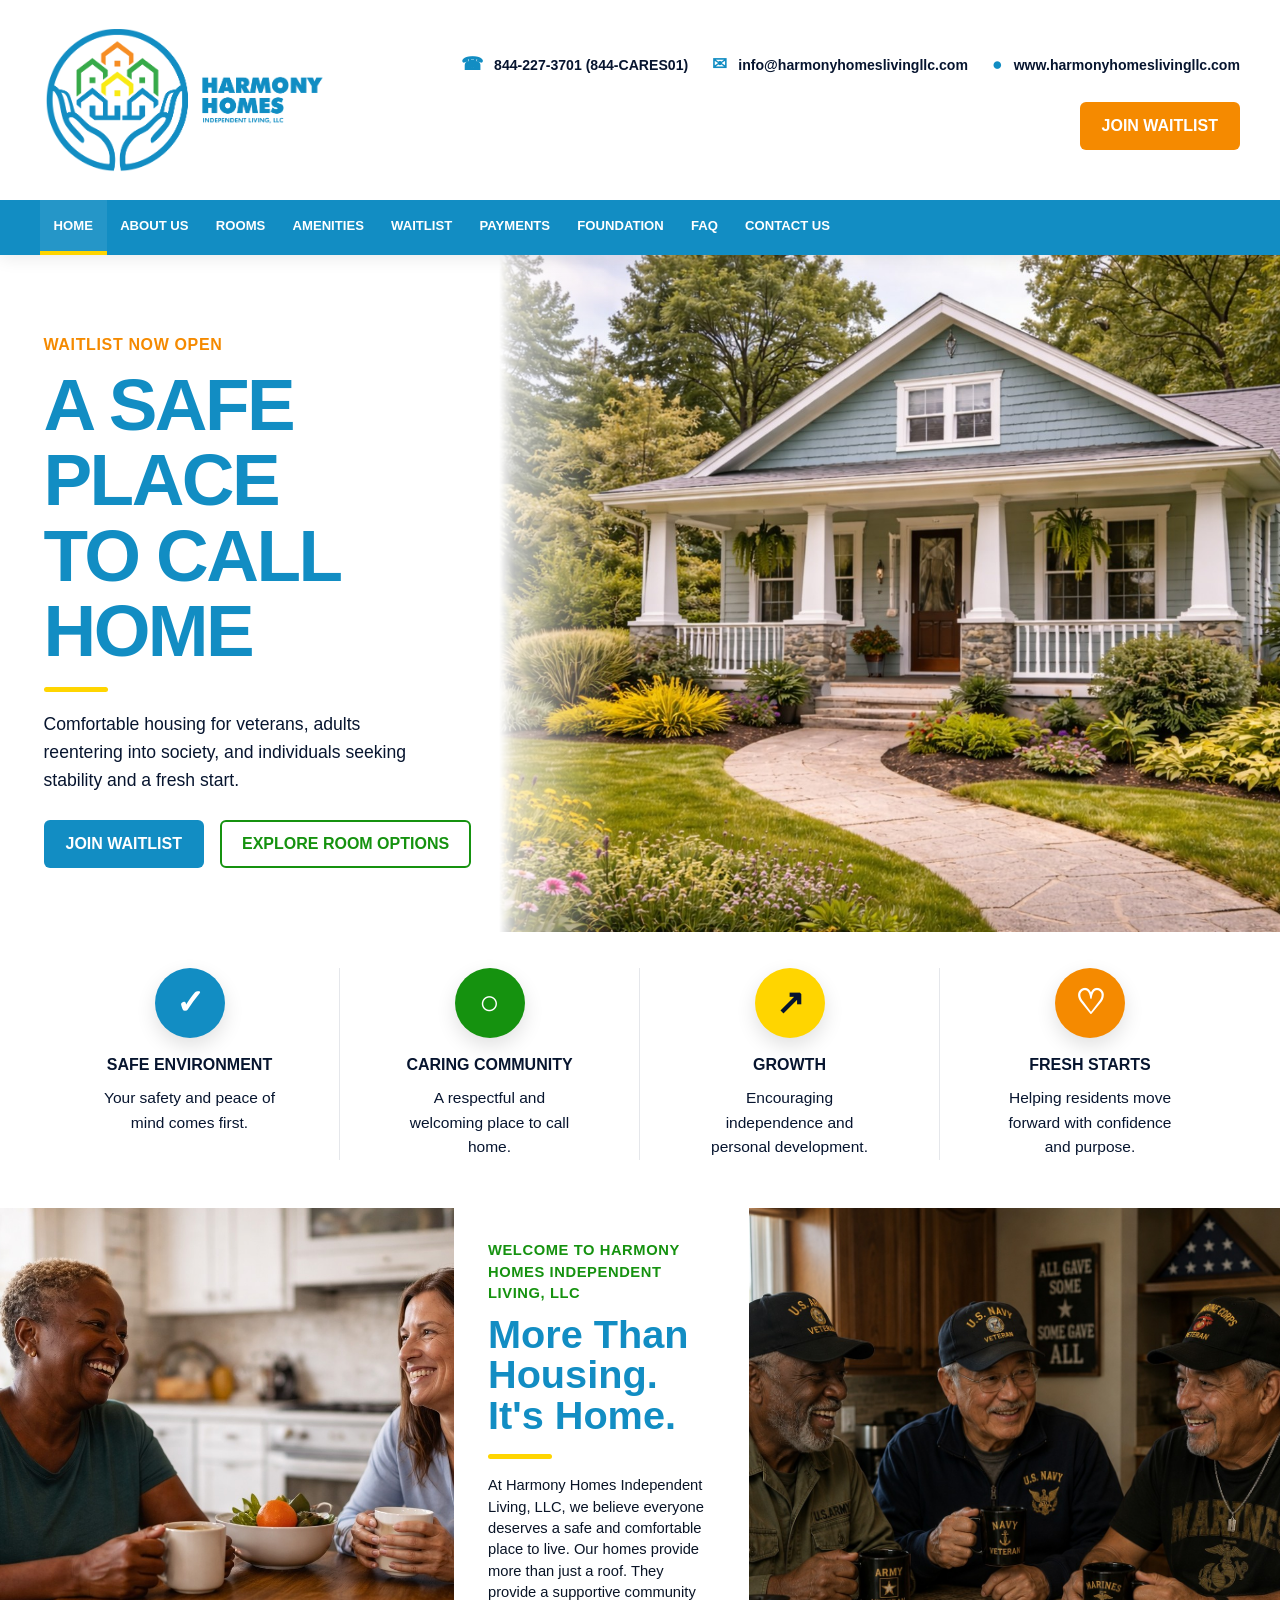
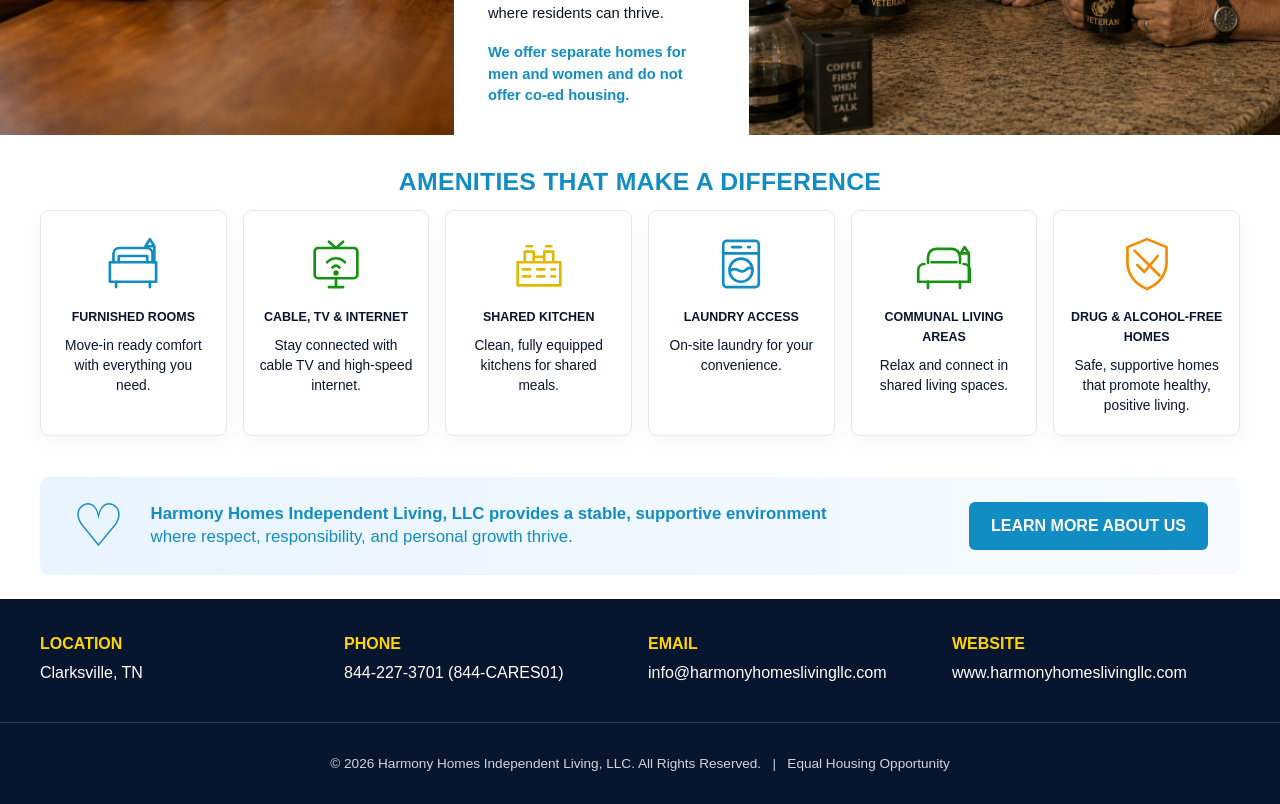
<file: harmony_homes_site/index.html>
<!DOCTYPE html>
<html lang="en">
<head>
  <meta charset="UTF-8" />
  <meta name="viewport" content="width=device-width, initial-scale=1.0" />
  <title>Home | Harmony Homes Independent Living, LLC</title>
  <meta name="description" content="Clean, safe, welcoming independent living housing in Clarksville, TN for veterans, SSI/SSDI recipients, reentry individuals, and adults seeking stable housing." />
  <link rel="stylesheet" href="styles.css" />
  <script defer src="script.js"></script>
</head>
<body>
  <a class="skip-link" href="#main">Skip to content</a>

  <header class="site-header">
    <div class="topbar container">
      <a class="logo-wrap" href="index.html" aria-label="Harmony Homes Independent Living, LLC home">
        <img src="assets/main-logo.png" alt="Harmony Homes Independent Living, LLC" class="logo" />
      </a>
      <div class="header-actions">
        <a href="tel:+18442273701" class="header-contact"><span aria-hidden="true">&#9742;</span> 844-227-3701 (844-CARES01)</a>
        <a href="mailto:info@harmonyhomeslivingllc.com" class="header-contact"><span aria-hidden="true">&#9993;</span> info@harmonyhomeslivingllc.com</a>
        <a href="https://www.harmonyhomeslivingllc.com" class="header-contact"><span aria-hidden="true">&#9679;</span> www.harmonyhomeslivingllc.com</a>
        <a href="apply.html" class="btn btn-orange">Join Waitlist</a>
      </div>
      <button class="menu-toggle" aria-label="Open menu">&#9776;</button>
    </div>
    <nav class="main-nav" aria-label="Main navigation">
      <div class="container nav-inner">
        <a class="active" href="index.html">Home</a>
        <a href="about.html">About Us</a>
        <a href="rooms.html">Rooms</a>
        <a href="amenities.html">Amenities</a>
        <a href="apply.html">Waitlist</a>
        <a href="pay-rent.html">Payments</a>
        <a href="foundation.html">Foundation</a>
        <a href="faq.html">FAQ</a>
        <a href="contact.html">Contact Us</a>
      </div>
    </nav>
  </header>

  <main id="main">
    <section class="hero">
      <div class="hero-copy">
        <p class="eyebrow">WAITLIST NOW OPEN</p>
        <h1>A Safe Place<br>to Call Home</h1>
        <p class="lead">Comfortable housing for veterans, adults reentering into society, and individuals seeking stability and a fresh start.</p>
        <div class="button-row">
          <a href="apply.html" class="btn btn-blue">Join Waitlist</a>
          <a href="rooms.html" class="btn btn-outline">Explore Room Options</a>
        </div>
      </div>
      <div class="hero-image" role="img" aria-label="Welcoming home exterior"></div>
    </section>

    <section class="values-strip container">
      <article><span class="icon blue">&#10003;</span><h3>Safe Environment</h3><p>Your safety and peace of mind comes first.</p></article>
      <article><span class="icon green">&#9675;</span><h3>Caring Community</h3><p>A respectful and welcoming place to call home.</p></article>
      <article><span class="icon yellow">&#8599;</span><h3>Growth</h3><p>Encouraging independence and personal development.</p></article>
      <article><span class="icon orange">&#9825;</span><h3>Fresh Starts</h3><p>Helping residents move forward with confidence and purpose.</p></article>
    </section>

    <section class="welcome-section">
      <img src="assets/women-coffee.jpg" alt="Residents enjoying a warm conversation at a kitchen table" />
      <div class="welcome-copy">
        <p class="eyebrow green-text">Welcome to Harmony Homes Independent Living, LLC</p>
        <h2>More Than Housing.<br>It's Home.</h2>
        <p>At Harmony Homes Independent Living, LLC, we believe everyone deserves a safe and comfortable place to live. Our homes provide more than just a roof. They provide a supportive community where residents can thrive.</p>
        <div class="mini-callout">
          <p><strong>We offer separate homes for men and women and do not offer co-ed housing.</strong></p>
        </div>
      </div>
      <img src="assets/veterans-coffee.jpg" alt="Veterans enjoying coffee and conversation together" />
    </section>

    <section class="amenity-preview">
      <div class="container">
        <h2>Amenities That Make a Difference</h2>
        <div class="amenity-icons" aria-label="Harmony Homes Independent Living, LLC amenities">
          <article class="amenity-card blue">
            <svg class="amenity-svg" viewBox="0 0 72 72" aria-hidden="true" focusable="false">
              <path d="M10 34h52v22H10z" />
              <path d="M14 34v-9c0-4 3-7 7-7h30c4 0 7 3 7 7v9" />
              <path d="M20 34v-7h32v7M17 56v6M55 56v6M50 16h10v18M50 16l5-8 5 8" />
            </svg>
            <h3>Furnished Rooms</h3>
            <p>Move-in ready comfort with everything you need.</p>
          </article>
          <article class="amenity-card green">
            <svg class="amenity-svg" viewBox="0 0 72 72" aria-hidden="true" focusable="false">
              <rect x="12" y="18" width="48" height="34" rx="4" />
              <path d="M28 62h16M36 52v10M28 11l8 7 8-7M26 34c6-6 14-6 20 0M32 40c3-3 5-3 8 0" />
              <circle cx="36" cy="46" r="1.5" />
            </svg>
            <h3>Cable, TV &amp; Internet</h3>
            <p>Stay connected with cable TV and high-speed internet.</p>
          </article>
          <article class="amenity-card yellow">
            <svg class="amenity-svg" viewBox="0 0 72 72" aria-hidden="true" focusable="false">
              <path d="M12 34h48v26H12zM20 34V22h10v12M42 34V22h10v12" />
              <path d="M18 42h8M18 50h8M34 42h8M34 50h8M50 42h4M50 50h4" />
              <path d="M22 16h6M44 16h6M31 28h10" />
            </svg>
            <h3>Shared Kitchen</h3>
            <p>Clean, fully equipped kitchens for shared meals.</p>
          </article>
          <article class="amenity-card blue">
            <svg class="amenity-svg" viewBox="0 0 72 72" aria-hidden="true" focusable="false">
              <rect x="16" y="10" width="40" height="52" rx="4" />
              <path d="M16 24h40M26 17h10M44 17h2" />
              <circle cx="36" cy="43" r="13" />
              <path d="M25 43c6-5 10 5 16 0 3-3 5-3 6-2" />
            </svg>
            <h3>Laundry Access</h3>
            <p>On-site laundry for your convenience.</p>
          </article>
          <article class="amenity-card green">
            <svg class="amenity-svg" viewBox="0 0 72 72" aria-hidden="true" focusable="false">
              <path d="M18 35v-7c0-5 4-9 9-9h18c5 0 9 4 9 9v7" />
              <path d="M14 36c-4 0-7 3-7 7v13h58V43c0-4-3-7-7-7" />
              <path d="M18 56v7M54 56v7M22 34h28" />
              <path d="M55 24h9v32M55 24l4-7 5 7" />
            </svg>
            <h3>Communal Living Areas</h3>
            <p>Relax and connect in shared living spaces.</p>
          </article>
          <article class="amenity-card orange">
            <svg class="amenity-svg" viewBox="0 0 72 72" aria-hidden="true" focusable="false">
              <path d="M36 8l22 9v17c0 14-9 25-22 30C23 59 14 48 14 34V17z" />
              <path d="M25 37l8 8 15-18" />
              <path d="M22 21l28 28" />
            </svg>
            <h3>Drug &amp; Alcohol-Free Homes</h3>
            <p>Safe, supportive homes that promote healthy, positive living.</p>
          </article>
        </div>
      </div>
    </section>

    <section class="cta-band">
      <div class="container cta-inner">
        <span class="cta-icon" aria-hidden="true">&#9825;</span>
        <p><strong>Harmony Homes Independent Living, LLC provides a stable, supportive environment</strong><br>where respect, responsibility, and personal growth thrive.</p>
        <a href="about.html" class="btn btn-blue">Learn More About Us</a>
      </div>
    </section>
  </main>

  <footer class="site-footer">
    <div class="container footer-grid">
      <div>
        <strong>Location</strong>
        <p>Clarksville, TN</p>
      </div>
      <div>
        <strong>Phone</strong>
        <p><a href="tel:+18442273701">844-227-3701 (844-CARES01)</a></p>
      </div>
      <div>
        <strong>Email</strong>
        <p><a href="mailto:info@harmonyhomeslivingllc.com">info@harmonyhomeslivingllc.com</a></p>
      </div>
      <div>
        <strong>Website</strong>
        <p><a href="https://www.harmonyhomeslivingllc.com">www.harmonyhomeslivingllc.com</a></p>
      </div>
    </div>
    <div class="footer-bottom">
      <p>&copy; 2026 Harmony Homes Independent Living, LLC. All Rights Reserved. &nbsp; | &nbsp; Equal Housing Opportunity</p>
    </div>
  </footer>
</body>
</html>
</file>
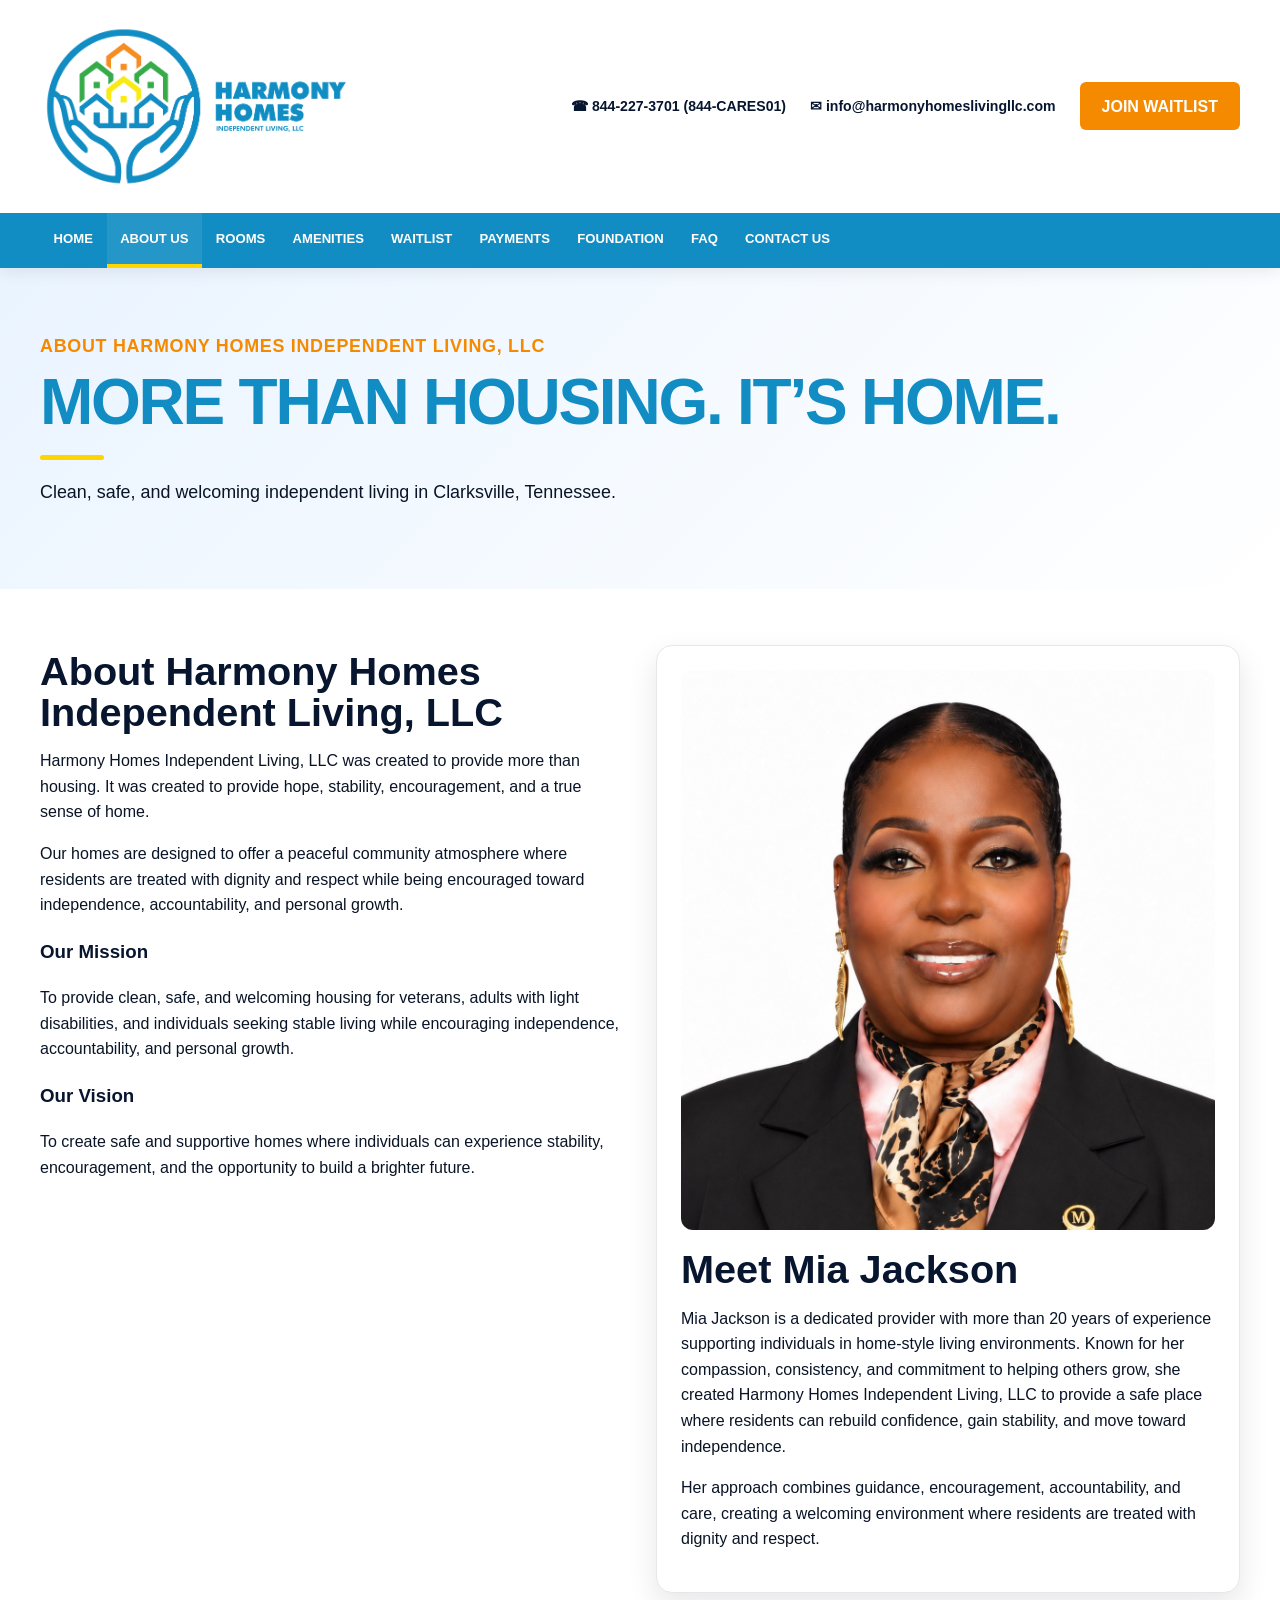
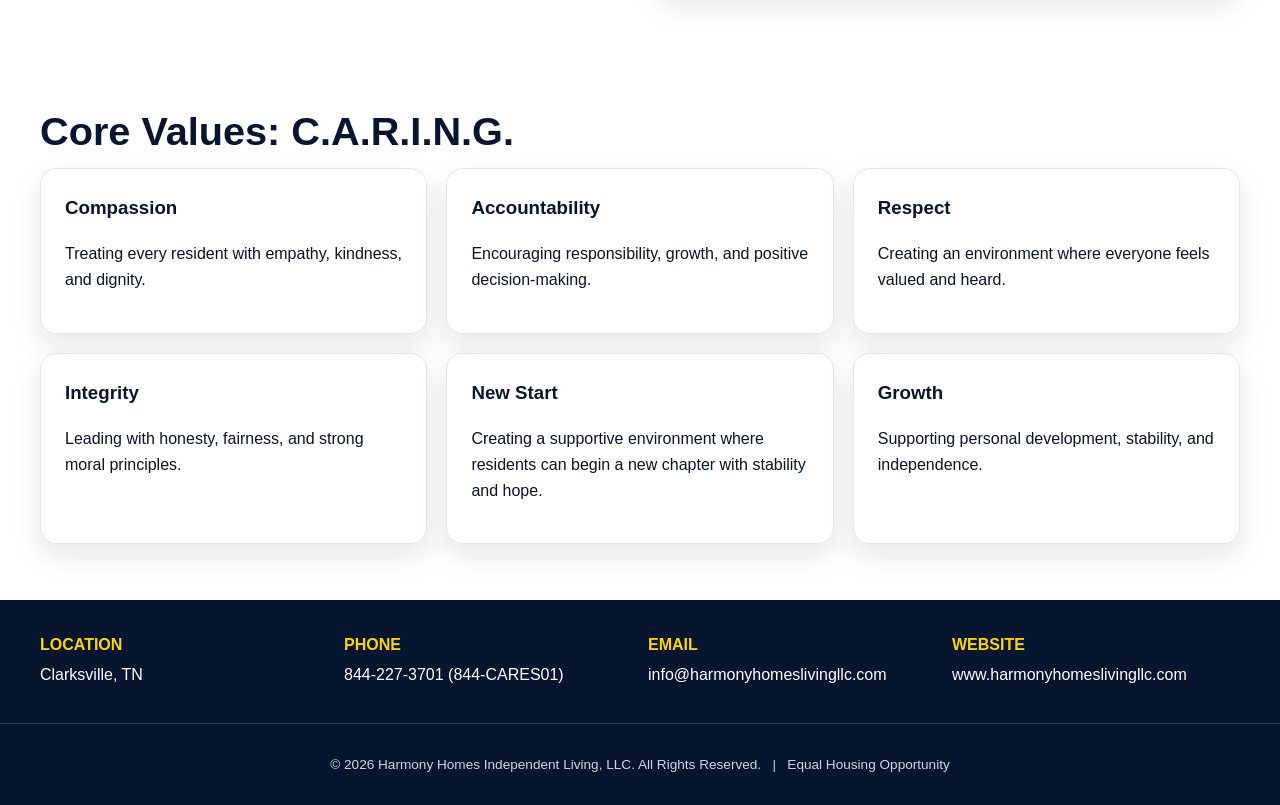
<file: harmony_homes_site/about.html>
<!DOCTYPE html>
<html lang="en">
<head>
  <meta charset="UTF-8" />
  <meta name="viewport" content="width=device-width, initial-scale=1.0" />
  <title>About Us | Harmony Homes Independent Living, LLC</title>
  <meta name="description" content="Clean, safe, welcoming independent living housing in Clarksville, TN for veterans, SSI/SSDI recipients, reentry individuals, and adults seeking stable housing." />
  <link rel="stylesheet" href="styles.css" />
  <script defer src="script.js"></script>
</head>
<body class="">
  <a class="skip-link" href="#main">Skip to content</a>

  <header class="site-header">
    <div class="topbar container">
      <a class="logo-wrap" href="index.html" aria-label="Harmony Homes Independent Living, LLC home">
        <img src="assets/main-logo.png" alt="Harmony Homes Independent Living, LLC" class="logo" />
      </a>
      <div class="header-actions">
        <a href="tel:+18442273701" class="header-contact">☎ 844-227-3701 (844-CARES01)</a>
        <a href="mailto:info@harmonyhomeslivingllc.com" class="header-contact">✉ info@harmonyhomeslivingllc.com</a>
        <a href="apply.html" class="btn btn-orange">Join Waitlist</a>
      </div>
      <button class="menu-toggle" aria-label="Open menu">☰</button>
    </div>
    <nav class="main-nav" aria-label="Main navigation">
      <div class="container nav-inner">
        <a class="" href="index.html">Home</a>
<a class="active" href="about.html">About Us</a>
<a class="" href="rooms.html">Rooms</a>
<a class="" href="amenities.html">Amenities</a>
<a class="" href="apply.html">Waitlist</a>
<a class="" href="pay-rent.html">Payments</a>
<a class="" href="foundation.html">Foundation</a>
<a class="" href="faq.html">FAQ</a>
<a class="" href="contact.html">Contact Us</a>
      </div>
    </nav>
  </header>

  <main id="main">
    
<section class="page-hero small">
  <div class="container">
    <p class="eyebrow">About Harmony Homes Independent Living, LLC</p>
    <h1>More Than Housing. It’s Home.</h1>
    <p>Clean, safe, and welcoming independent living in Clarksville, Tennessee.</p>
  </div>
</section>

<section class="content container two-col">
  <div>
    <h2>About Harmony Homes Independent Living, LLC</h2>
    <p>Harmony Homes Independent Living, LLC was created to provide more than housing. It was created to provide hope, stability, encouragement, and a true sense of home.</p>
    <p>Our homes are designed to offer a peaceful community atmosphere where residents are treated with dignity and respect while being encouraged toward independence, accountability, and personal growth.</p>
    <h3>Our Mission</h3>
    <p>To provide clean, safe, and welcoming housing for veterans, adults with light disabilities, and individuals seeking stable living while encouraging independence, accountability, and personal growth.</p>
    <h3>Our Vision</h3>
    <p>To create safe and supportive homes where individuals can experience stability, encouragement, and the opportunity to build a brighter future.</p>
  </div>
  <div class="card founder-card">
    <img class="founder-photo" src="assets/mia-jackson-headshot.jpg" alt="Mia Jackson, founder of Harmony Homes Independent Living, LLC" />
    <h2>Meet Mia Jackson</h2>
    <p>Mia Jackson is a dedicated provider with more than 20 years of experience supporting individuals in home-style living environments. Known for her compassion, consistency, and commitment to helping others grow, she created Harmony Homes Independent Living, LLC to provide a safe place where residents can rebuild confidence, gain stability, and move toward independence.</p>
    <p>Her approach combines guidance, encouragement, accountability, and care, creating a welcoming environment where residents are treated with dignity and respect.</p>
  </div>
</section>

<section class="content container">
  <h2>Core Values: C.A.R.I.N.G.</h2>
  <div class="grid-3">
    <article class="card"><h3>Compassion</h3><p>Treating every resident with empathy, kindness, and dignity.</p></article>
    <article class="card"><h3>Accountability</h3><p>Encouraging responsibility, growth, and positive decision-making.</p></article>
    <article class="card"><h3>Respect</h3><p>Creating an environment where everyone feels valued and heard.</p></article>
    <article class="card"><h3>Integrity</h3><p>Leading with honesty, fairness, and strong moral principles.</p></article>
    <article class="card"><h3>New Start</h3><p>Creating a supportive environment where residents can begin a new chapter with stability and hope.</p></article>
    <article class="card"><h3>Growth</h3><p>Supporting personal development, stability, and independence.</p></article>
  </div>
</section>

  </main>

  <footer class="site-footer">
    <div class="container footer-grid">
      <div>
        <strong>Location</strong>
        <p>Clarksville, TN</p>
      </div>
      <div>
        <strong>Phone</strong>
        <p><a href="tel:+18442273701">844-227-3701 (844-CARES01)</a></p>
      </div>
      <div>
        <strong>Email</strong>
        <p><a href="mailto:info@harmonyhomeslivingllc.com">info@harmonyhomeslivingllc.com</a></p>
      </div>
      <div>
        <strong>Website</strong>
        <p><a href="https://www.harmonyhomeslivingllc.com">www.harmonyhomeslivingllc.com</a></p>
      </div>
    </div>
    <div class="footer-bottom">
      <p>© 2026 Harmony Homes Independent Living, LLC. All Rights Reserved. &nbsp; | &nbsp; Equal Housing Opportunity</p>
    </div>
  </footer>
</body>
</html>
</file>
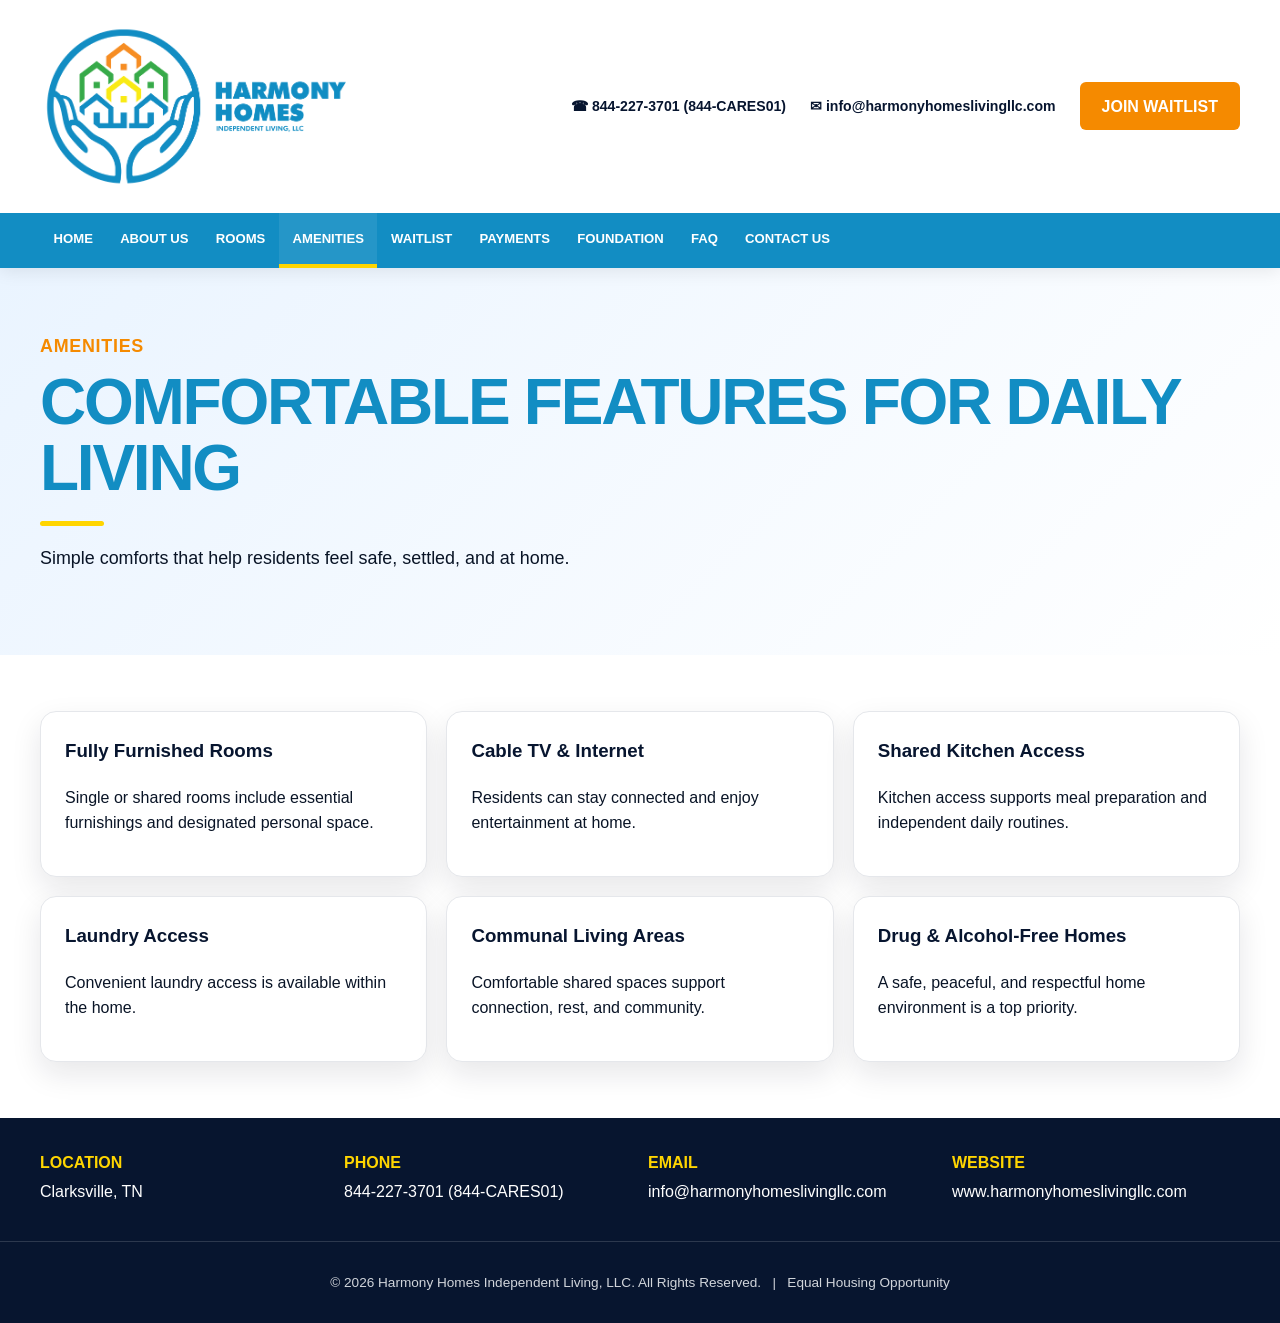
<file: harmony_homes_site/amenities.html>
<!DOCTYPE html>
<html lang="en">
<head>
  <meta charset="UTF-8" />
  <meta name="viewport" content="width=device-width, initial-scale=1.0" />
  <title>Amenities | Harmony Homes Independent Living, LLC</title>
  <meta name="description" content="Clean, safe, welcoming independent living housing in Clarksville, TN for veterans, SSI/SSDI recipients, reentry individuals, and adults seeking stable housing." />
  <link rel="stylesheet" href="styles.css" />
  <script defer src="script.js"></script>
</head>
<body class="">
  <a class="skip-link" href="#main">Skip to content</a>

  <header class="site-header">
    <div class="topbar container">
      <a class="logo-wrap" href="index.html" aria-label="Harmony Homes Independent Living, LLC home">
        <img src="assets/main-logo.png" alt="Harmony Homes Independent Living, LLC" class="logo" />
      </a>
      <div class="header-actions">
        <a href="tel:+18442273701" class="header-contact">☎ 844-227-3701 (844-CARES01)</a>
        <a href="mailto:info@harmonyhomeslivingllc.com" class="header-contact">✉ info@harmonyhomeslivingllc.com</a>
        <a href="apply.html" class="btn btn-orange">Join Waitlist</a>
      </div>
      <button class="menu-toggle" aria-label="Open menu">☰</button>
    </div>
    <nav class="main-nav" aria-label="Main navigation">
      <div class="container nav-inner">
        <a class="" href="index.html">Home</a>
<a class="" href="about.html">About Us</a>
<a class="" href="rooms.html">Rooms</a>
<a class="active" href="amenities.html">Amenities</a>
<a class="" href="apply.html">Waitlist</a>
<a class="" href="pay-rent.html">Payments</a>
<a class="" href="foundation.html">Foundation</a>
<a class="" href="faq.html">FAQ</a>
<a class="" href="contact.html">Contact Us</a>
      </div>
    </nav>
  </header>

  <main id="main">
    
<section class="page-hero small">
  <div class="container">
    <p class="eyebrow">Amenities</p>
    <h1>Comfortable Features for Daily Living</h1>
    <p>Simple comforts that help residents feel safe, settled, and at home.</p>
  </div>
</section>

<section class="content container">
  <div class="grid-3">
    <article class="card"><h3>Fully Furnished Rooms</h3><p>Single or shared rooms include essential furnishings and designated personal space.</p></article>
    <article class="card"><h3>Cable TV & Internet</h3><p>Residents can stay connected and enjoy entertainment at home.</p></article>
    <article class="card"><h3>Shared Kitchen Access</h3><p>Kitchen access supports meal preparation and independent daily routines.</p></article>
    <article class="card"><h3>Laundry Access</h3><p>Convenient laundry access is available within the home.</p></article>
    <article class="card"><h3>Communal Living Areas</h3><p>Comfortable shared spaces support connection, rest, and community.</p></article>
    <article class="card"><h3>Drug & Alcohol-Free Homes</h3><p>A safe, peaceful, and respectful home environment is a top priority.</p></article>
  </div>
</section>

  </main>

  <footer class="site-footer">
    <div class="container footer-grid">
      <div>
        <strong>Location</strong>
        <p>Clarksville, TN</p>
      </div>
      <div>
        <strong>Phone</strong>
        <p><a href="tel:+18442273701">844-227-3701 (844-CARES01)</a></p>
      </div>
      <div>
        <strong>Email</strong>
        <p><a href="mailto:info@harmonyhomeslivingllc.com">info@harmonyhomeslivingllc.com</a></p>
      </div>
      <div>
        <strong>Website</strong>
        <p><a href="https://www.harmonyhomeslivingllc.com">www.harmonyhomeslivingllc.com</a></p>
      </div>
    </div>
    <div class="footer-bottom">
      <p>© 2026 Harmony Homes Independent Living, LLC. All Rights Reserved. &nbsp; | &nbsp; Equal Housing Opportunity</p>
    </div>
  </footer>
</body>
</html>
</file>
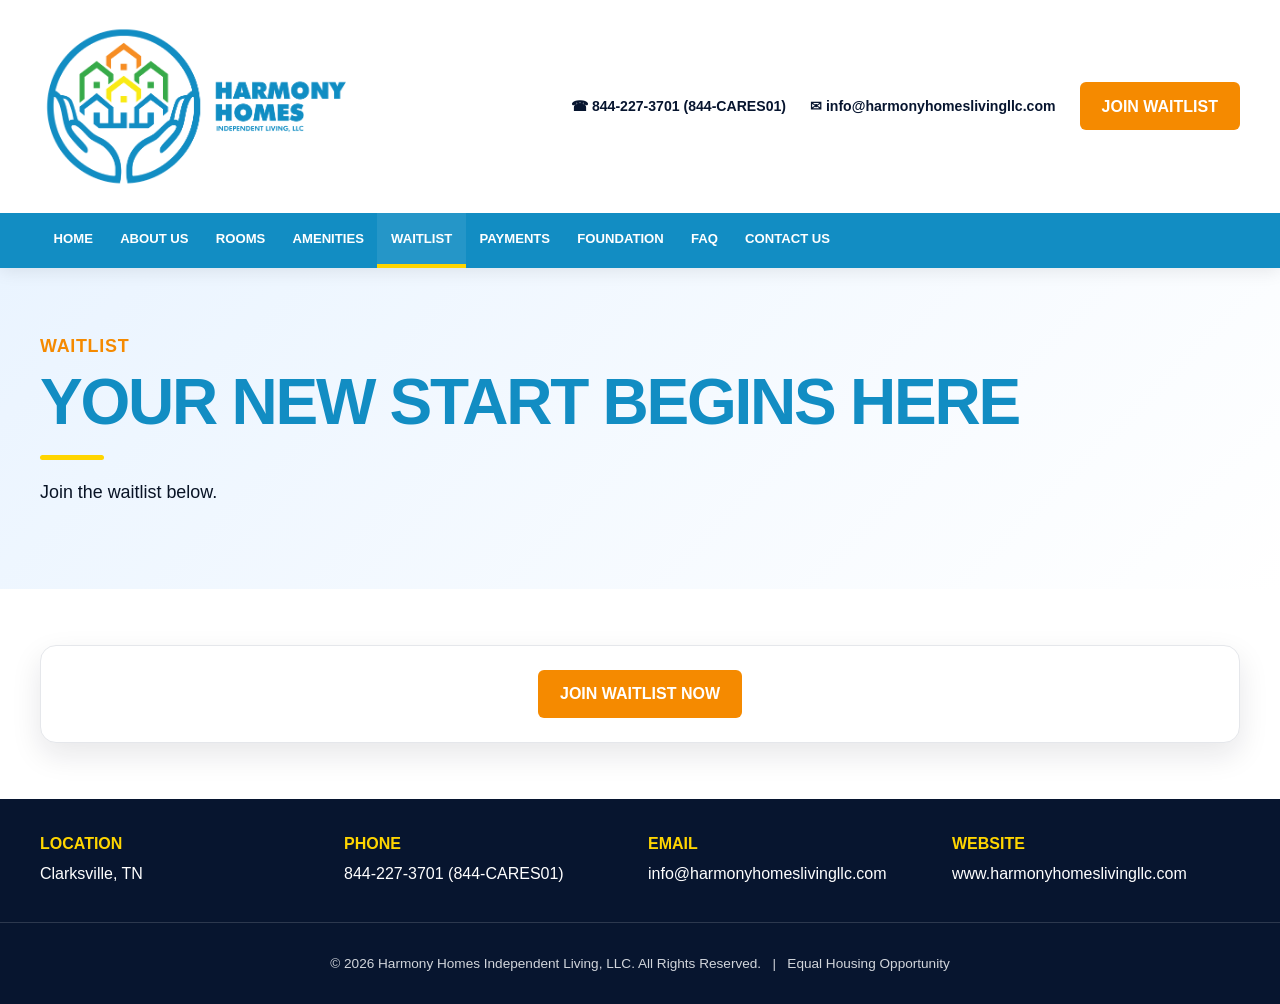
<file: harmony_homes_site/apply.html>
<!DOCTYPE html>
<html lang="en">
<head>
  <meta charset="UTF-8" />
  <meta name="viewport" content="width=device-width, initial-scale=1.0" />
  <title>Join the Waitlist | Harmony Homes Independent Living, LLC</title>
  <meta name="description" content="Clean, safe, welcoming independent living housing in Clarksville, TN for veterans, SSI/SSDI recipients, reentry individuals, and adults seeking stable housing." />
  <link rel="stylesheet" href="styles.css" />
  <script defer src="script.js"></script>
</head>
<body class="">
  <a class="skip-link" href="#main">Skip to content</a>

  <header class="site-header">
    <div class="topbar container">
      <a class="logo-wrap" href="index.html" aria-label="Harmony Homes Independent Living, LLC home">
        <img src="assets/main-logo.png" alt="Harmony Homes Independent Living, LLC" class="logo" />
      </a>
      <div class="header-actions">
        <a href="tel:+18442273701" class="header-contact">☎ 844-227-3701 (844-CARES01)</a>
        <a href="mailto:info@harmonyhomeslivingllc.com" class="header-contact">✉ info@harmonyhomeslivingllc.com</a>
        <a href="apply.html" class="btn btn-orange">Join Waitlist</a>
      </div>
      <button class="menu-toggle" aria-label="Open menu">☰</button>
    </div>
    <nav class="main-nav" aria-label="Main navigation">
      <div class="container nav-inner">
        <a class="" href="index.html">Home</a>
<a class="" href="about.html">About Us</a>
<a class="" href="rooms.html">Rooms</a>
<a class="" href="amenities.html">Amenities</a>
<a class="active" href="apply.html">Waitlist</a>
<a class="" href="pay-rent.html">Payments</a>
<a class="" href="foundation.html">Foundation</a>
<a class="" href="faq.html">FAQ</a>
<a class="" href="contact.html">Contact Us</a>
      </div>
    </nav>
  </header>

  <main id="main">
    
<section class="page-hero small">
  <div class="container">
    <p class="eyebrow">Waitlist</p>
    <h1>YOUR NEW START BEGINS HERE</h1>
    <p>Join the waitlist below.</p>
  </div>
</section>

<section class="content container">
  <div class="card waitlist-card">
    <a class="btn btn-orange" href="https://docs.google.com/forms/d/e/1FAIpQLSeuuHON-HVZgorj01GVCjn50JB002HYUuQKTi_gYiCHJ-T_eQ/viewform?usp=publish-editor" target="_blank" rel="noopener">JOIN WAITLIST NOW</a>
  </div>
</section>

  </main>

  <footer class="site-footer">
    <div class="container footer-grid">
      <div>
        <strong>Location</strong>
        <p>Clarksville, TN</p>
      </div>
      <div>
        <strong>Phone</strong>
        <p><a href="tel:+18442273701">844-227-3701 (844-CARES01)</a></p>
      </div>
      <div>
        <strong>Email</strong>
        <p><a href="mailto:info@harmonyhomeslivingllc.com">info@harmonyhomeslivingllc.com</a></p>
      </div>
      <div>
        <strong>Website</strong>
        <p><a href="https://www.harmonyhomeslivingllc.com">www.harmonyhomeslivingllc.com</a></p>
      </div>
    </div>
    <div class="footer-bottom">
      <p>© 2026 Harmony Homes Independent Living, LLC. All Rights Reserved. &nbsp; | &nbsp; Equal Housing Opportunity</p>
    </div>
  </footer>
</body>
</html>
</file>
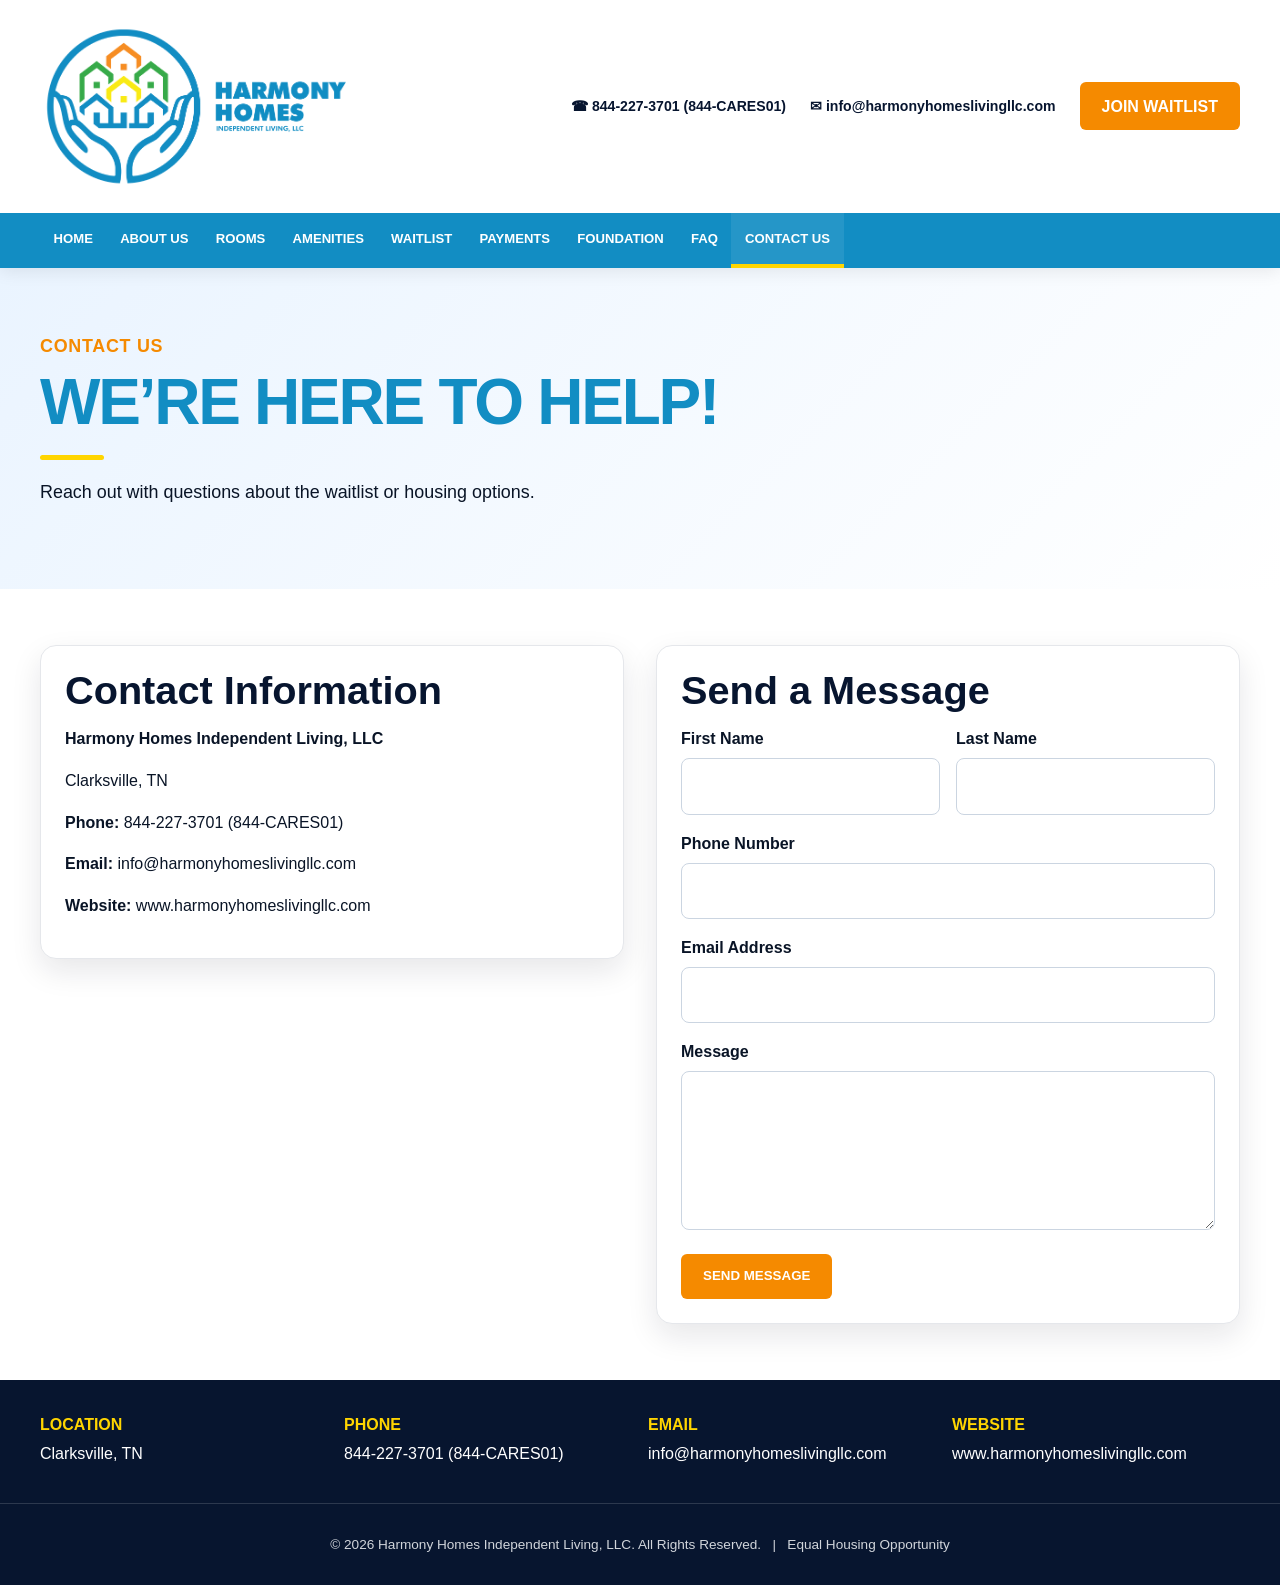
<file: harmony_homes_site/contact.html>
<!DOCTYPE html>
<html lang="en">
<head>
  <meta charset="UTF-8" />
  <meta name="viewport" content="width=device-width, initial-scale=1.0" />
  <title>Contact Us | Harmony Homes Independent Living, LLC</title>
  <meta name="description" content="Clean, safe, welcoming independent living housing in Clarksville, TN for veterans, SSI/SSDI recipients, reentry individuals, and adults seeking stable housing." />
  <link rel="stylesheet" href="styles.css" />
  <script defer src="script.js"></script>
</head>
<body class="">
  <a class="skip-link" href="#main">Skip to content</a>

  <header class="site-header">
    <div class="topbar container">
      <a class="logo-wrap" href="index.html" aria-label="Harmony Homes Independent Living, LLC home">
        <img src="assets/main-logo.png" alt="Harmony Homes Independent Living, LLC" class="logo" />
      </a>
      <div class="header-actions">
        <a href="tel:+18442273701" class="header-contact">☎ 844-227-3701 (844-CARES01)</a>
        <a href="mailto:info@harmonyhomeslivingllc.com" class="header-contact">✉ info@harmonyhomeslivingllc.com</a>
        <a href="apply.html" class="btn btn-orange">Join Waitlist</a>
      </div>
      <button class="menu-toggle" aria-label="Open menu">☰</button>
    </div>
    <nav class="main-nav" aria-label="Main navigation">
      <div class="container nav-inner">
        <a class="" href="index.html">Home</a>
<a class="" href="about.html">About Us</a>
<a class="" href="rooms.html">Rooms</a>
<a class="" href="amenities.html">Amenities</a>
<a class="" href="apply.html">Waitlist</a>
<a class="" href="pay-rent.html">Payments</a>
<a class="" href="foundation.html">Foundation</a>
<a class="" href="faq.html">FAQ</a>
<a class="active" href="contact.html">Contact Us</a>
      </div>
    </nav>
  </header>

  <main id="main">

<section class="page-hero small">
  <div class="container">
    <p class="eyebrow">Contact Us</p>
    <h1>We’re Here to Help!</h1>
    <p>Reach out with questions about the waitlist or housing options.</p>
  </div>
</section>

<section class="content container two-col">
  <div class="card">
    <h2>Contact Information</h2>
    <p><strong>Harmony Homes Independent Living, LLC</strong></p>
    <p>Clarksville, TN</p>
    <p><strong>Phone:</strong> <a href="tel:+18442273701">844-227-3701 (844-CARES01)</a></p>
    <p><strong>Email:</strong> <a href="mailto:info@harmonyhomeslivingllc.com">info@harmonyhomeslivingllc.com</a></p>
    <p><strong>Website:</strong> <a href="https://www.harmonyhomeslivingllc.com">www.harmonyhomeslivingllc.com</a></p>
  </div>
  <form class="contact-form card" action="mailto:info@harmonyhomeslivingllc.com" method="post" enctype="text/plain">
    <h2>Send a Message</h2>
    <div class="form-row">
      <label>First Name<input type="text" name="first_name" autocomplete="given-name" required /></label>
      <label>Last Name<input type="text" name="last_name" autocomplete="family-name" required /></label>
    </div>
    <label>Phone Number<input type="tel" name="phone" autocomplete="tel" /></label>
    <label>Email Address<input type="email" name="email" autocomplete="email" /></label>
    <label>Message<textarea name="message" rows="5" required></textarea></label>
    <button type="submit" class="btn btn-orange">SEND MESSAGE</button>

  </form>
</section>

  </main>

  <footer class="site-footer">
    <div class="container footer-grid">
      <div>
        <strong>Location</strong>
        <p>Clarksville, TN</p>
      </div>
      <div>
        <strong>Phone</strong>
        <p><a href="tel:+18442273701">844-227-3701 (844-CARES01)</a></p>
      </div>
      <div>
        <strong>Email</strong>
        <p><a href="mailto:info@harmonyhomeslivingllc.com">info@harmonyhomeslivingllc.com</a></p>
      </div>
      <div>
        <strong>Website</strong>
        <p><a href="https://www.harmonyhomeslivingllc.com">www.harmonyhomeslivingllc.com</a></p>
      </div>
    </div>
    <div class="footer-bottom">
      <p>© 2026 Harmony Homes Independent Living, LLC. All Rights Reserved. &nbsp; | &nbsp; Equal Housing Opportunity</p>
    </div>
  </footer>
</body>
</html>
</file>
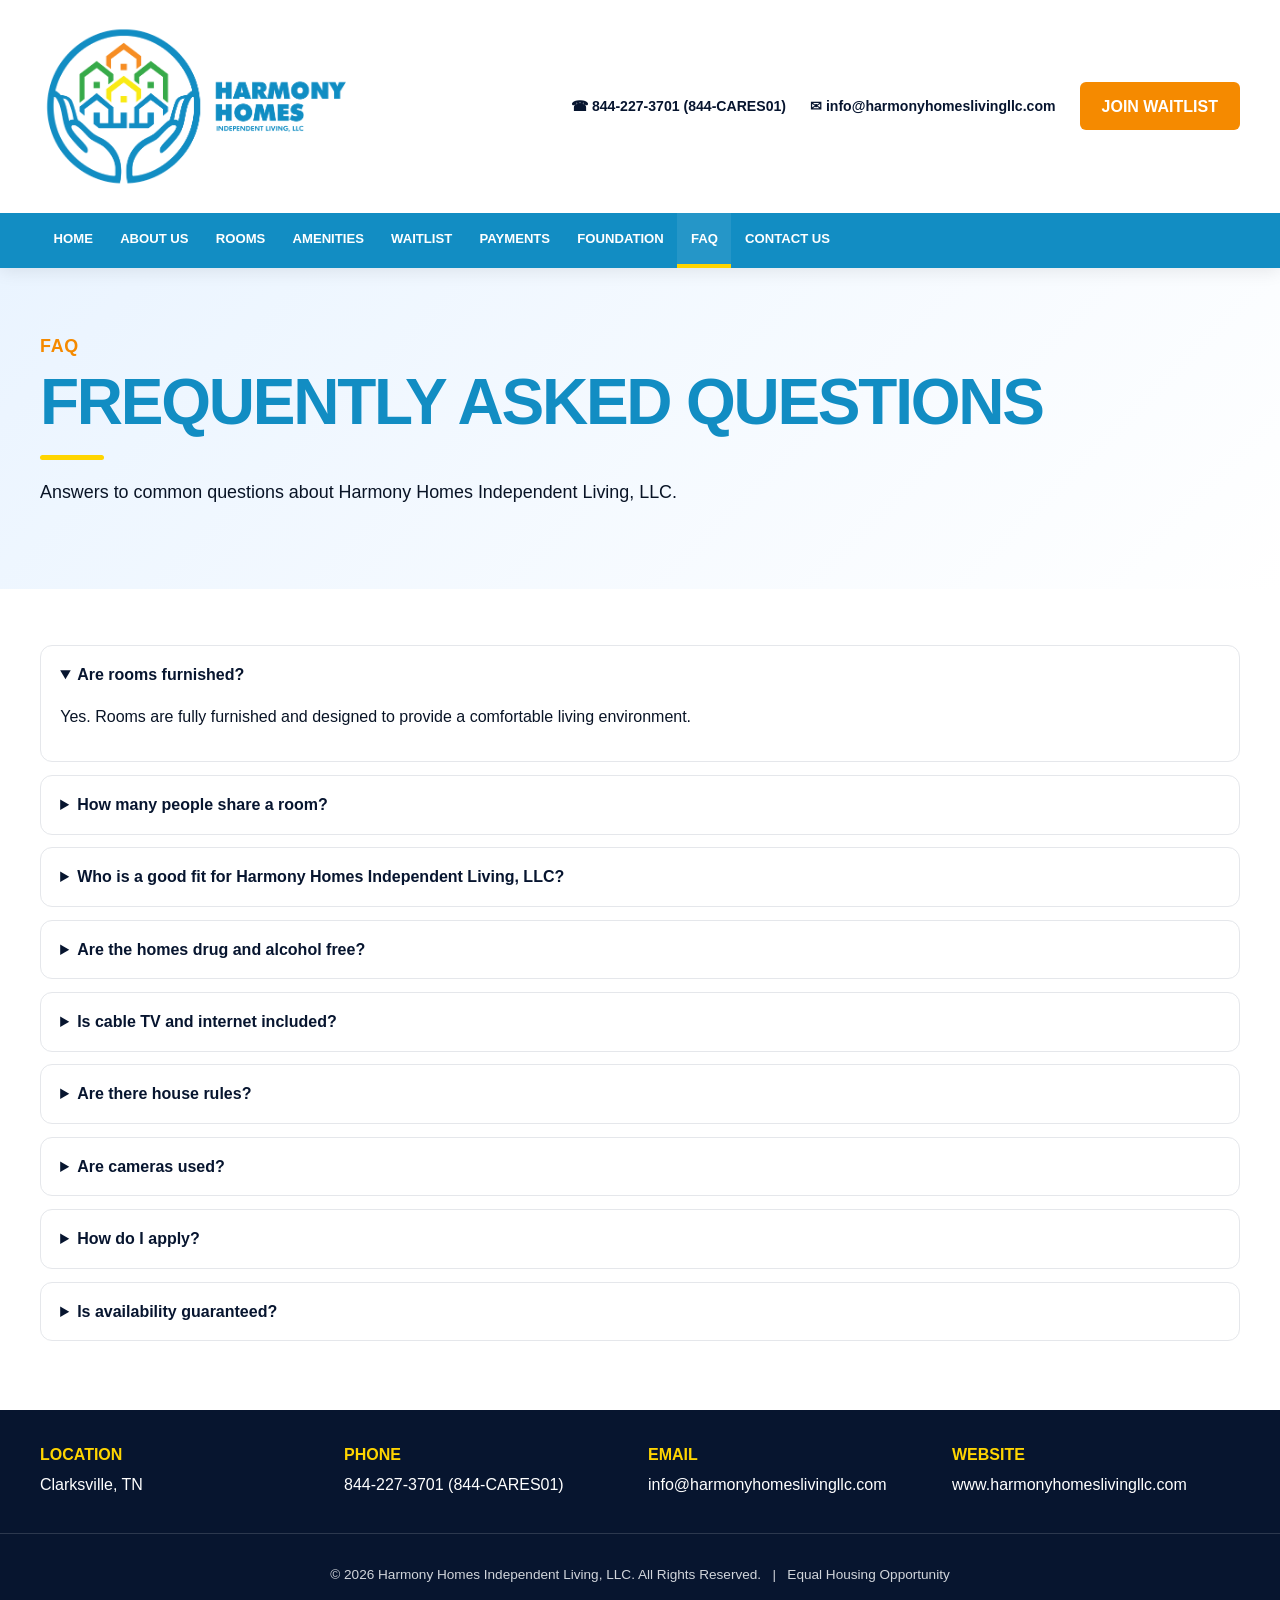
<file: harmony_homes_site/faq.html>
<!DOCTYPE html>
<html lang="en">
<head>
  <meta charset="UTF-8" />
  <meta name="viewport" content="width=device-width, initial-scale=1.0" />
  <title>FAQ | Harmony Homes Independent Living, LLC</title>
  <meta name="description" content="Clean, safe, welcoming independent living housing in Clarksville, TN for veterans, SSI/SSDI recipients, reentry individuals, and adults seeking stable housing." />
  <link rel="stylesheet" href="styles.css" />
  <script defer src="script.js"></script>
</head>
<body class="">
  <a class="skip-link" href="#main">Skip to content</a>

  <header class="site-header">
    <div class="topbar container">
      <a class="logo-wrap" href="index.html" aria-label="Harmony Homes Independent Living, LLC home">
        <img src="assets/main-logo.png" alt="Harmony Homes Independent Living, LLC" class="logo" />
      </a>
      <div class="header-actions">
        <a href="tel:+18442273701" class="header-contact">☎ 844-227-3701 (844-CARES01)</a>
        <a href="mailto:info@harmonyhomeslivingllc.com" class="header-contact">✉ info@harmonyhomeslivingllc.com</a>
        <a href="apply.html" class="btn btn-orange">Join Waitlist</a>
      </div>
      <button class="menu-toggle" aria-label="Open menu">☰</button>
    </div>
    <nav class="main-nav" aria-label="Main navigation">
      <div class="container nav-inner">
        <a class="" href="index.html">Home</a>
<a class="" href="about.html">About Us</a>
<a class="" href="rooms.html">Rooms</a>
<a class="" href="amenities.html">Amenities</a>
<a class="" href="apply.html">Waitlist</a>
<a class="" href="pay-rent.html">Payments</a>
<a class="" href="foundation.html">Foundation</a>
<a class="active" href="faq.html">FAQ</a>
<a class="" href="contact.html">Contact Us</a>
      </div>
    </nav>
  </header>

  <main id="main">
    
<section class="page-hero small">
  <div class="container">
    <p class="eyebrow">FAQ</p>
    <h1>Frequently Asked Questions</h1>
    <p>Answers to common questions about Harmony Homes Independent Living, LLC.</p>
  </div>
</section>

<section class="content container faq-list">
  <details open><summary>Are rooms furnished?</summary><p>Yes. Rooms are fully furnished and designed to provide a comfortable living environment.</p></details>
  <details><summary>How many people share a room?</summary><p>Rooms may be either single-occupancy or shared, with shared rooms accommodating up to two residents.</p></details>
  <details><summary>Who is a good fit for Harmony Homes Independent Living, LLC?</summary><p>Harmony Homes Independent Living, LLC serves adults age 18 and older who are seeking stable housing, including veterans, SSI/SSDI recipients, individuals re-entering the community, adults who have aged out of foster care, survivors of domestic violence, and other adults in need of stable housing.</p></details>
  <details><summary>Are the homes drug and alcohol free?</summary><p>Yes. Harmony Homes Independent Living, LLC maintains drug and alcohol-free homes to support safety and stability.</p></details>
  <details><summary>Is cable TV and internet included?</summary><p>Yes. Cable TV and internet access are included as part of the home amenities.</p></details>
  <details><summary>Are there house rules?</summary><p>Yes. Residents are expected to follow respectful community standards, maintain cleanliness, and support a peaceful home environment.</p></details>
  <details><summary>Are cameras used?</summary><p>Yes. Cameras are installed in common areas for safety and security. Cameras are not placed in private resident areas.</p></details>
  <details><summary>How do I apply?</summary><p>Harmony Homes Independent Living, LLC is currently accepting waitlist submissions. To join the waitlist, click the orange “Join Waitlist” button and complete the waitlist form.</p></details>
  <details><summary>Is availability guaranteed?</summary><p>No. Housing availability is subject to approval and room availability.</p></details>
</section>

  </main>

  <footer class="site-footer">
    <div class="container footer-grid">
      <div>
        <strong>Location</strong>
        <p>Clarksville, TN</p>
      </div>
      <div>
        <strong>Phone</strong>
        <p><a href="tel:+18442273701">844-227-3701 (844-CARES01)</a></p>
      </div>
      <div>
        <strong>Email</strong>
        <p><a href="mailto:info@harmonyhomeslivingllc.com">info@harmonyhomeslivingllc.com</a></p>
      </div>
      <div>
        <strong>Website</strong>
        <p><a href="https://www.harmonyhomeslivingllc.com">www.harmonyhomeslivingllc.com</a></p>
      </div>
    </div>
    <div class="footer-bottom">
      <p>© 2026 Harmony Homes Independent Living, LLC. All Rights Reserved. &nbsp; | &nbsp; Equal Housing Opportunity</p>
    </div>
  </footer>
</body>
</html>
</file>
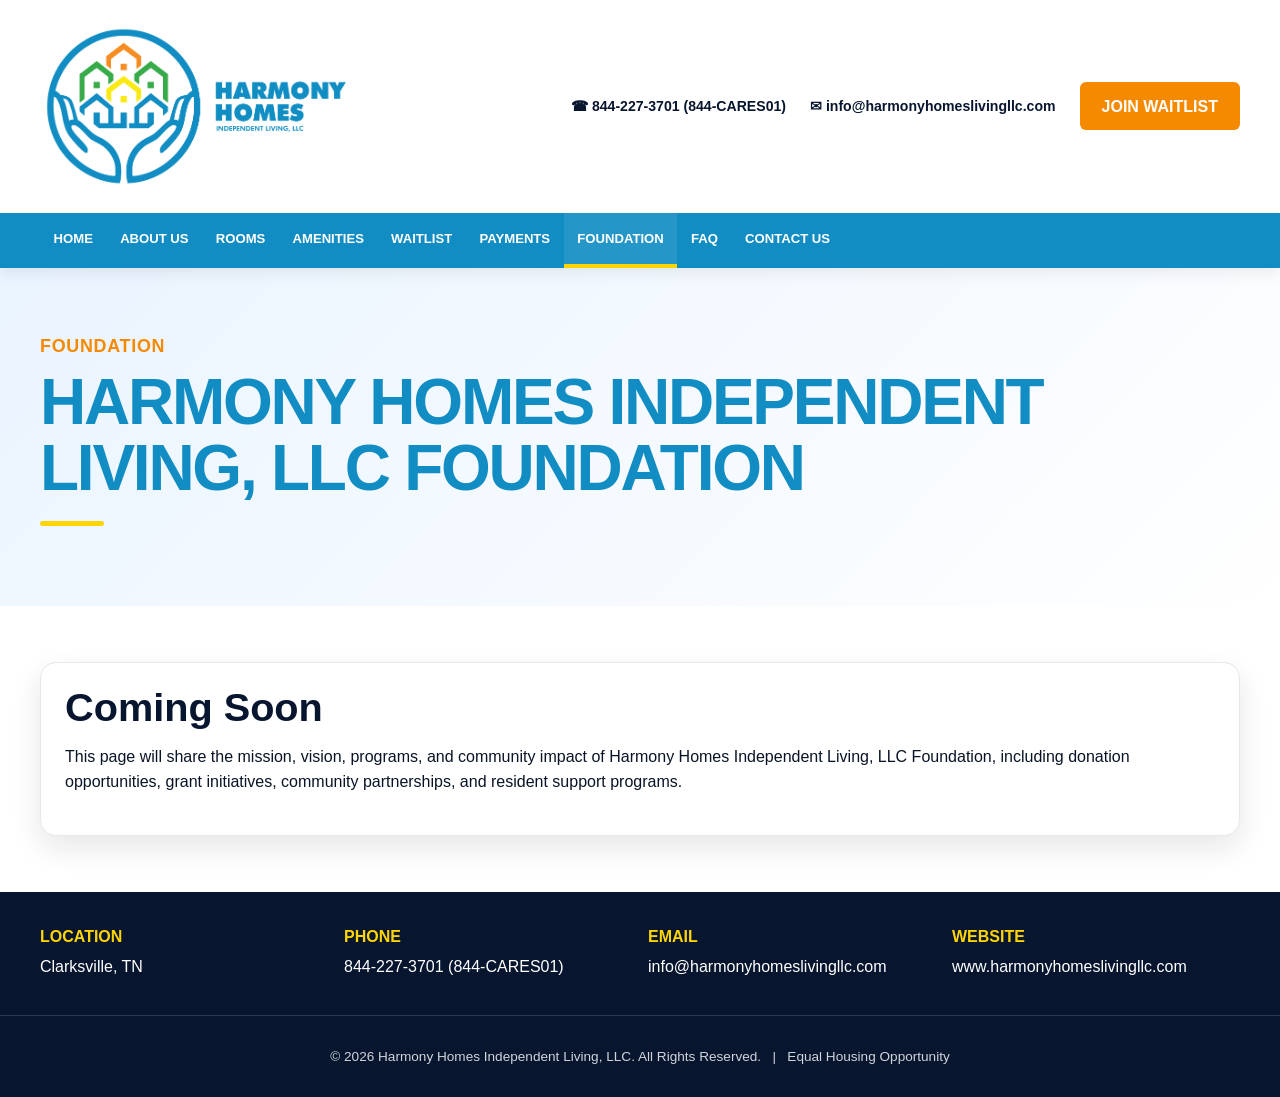
<file: harmony_homes_site/foundation.html>
<!DOCTYPE html>
<html lang="en">
<head>
  <meta charset="UTF-8" />
  <meta name="viewport" content="width=device-width, initial-scale=1.0" />
  <title>Foundation | Harmony Homes Independent Living, LLC</title>
  <meta name="description" content="Clean, safe, welcoming independent living housing in Clarksville, TN for veterans, SSI/SSDI recipients, reentry individuals, and adults seeking stable housing." />
  <link rel="stylesheet" href="styles.css" />
  <script defer src="script.js"></script>
</head>
<body class="">
  <a class="skip-link" href="#main">Skip to content</a>

  <header class="site-header">
    <div class="topbar container">
      <a class="logo-wrap" href="index.html" aria-label="Harmony Homes Independent Living, LLC home">
        <img src="assets/main-logo.png" alt="Harmony Homes Independent Living, LLC" class="logo" />
      </a>
      <div class="header-actions">
        <a href="tel:+18442273701" class="header-contact">☎ 844-227-3701 (844-CARES01)</a>
        <a href="mailto:info@harmonyhomeslivingllc.com" class="header-contact">✉ info@harmonyhomeslivingllc.com</a>
        <a href="apply.html" class="btn btn-orange">Join Waitlist</a>
      </div>
      <button class="menu-toggle" aria-label="Open menu">☰</button>
    </div>
    <nav class="main-nav" aria-label="Main navigation">
      <div class="container nav-inner">
        <a class="" href="index.html">Home</a>
<a class="" href="about.html">About Us</a>
<a class="" href="rooms.html">Rooms</a>
<a class="" href="amenities.html">Amenities</a>
<a class="" href="apply.html">Waitlist</a>
<a class="" href="pay-rent.html">Payments</a>
<a class="active" href="foundation.html">Foundation</a>
<a class="" href="faq.html">FAQ</a>
<a class="" href="contact.html">Contact Us</a>
      </div>
    </nav>
  </header>

  <main id="main">
    
<section class="page-hero small">
  <div class="container">
    <p class="eyebrow">Foundation</p>
    <h1>Harmony Homes Independent Living, LLC Foundation</h1>
    <!-- <p>Foundation page placeholder for future nonprofit information.</p> -->
  </div>
</section>

<section class="content container">
  <div class="card">
    <h2>Coming Soon</h2>
    <p>This page will share the mission, vision, programs, and community impact of Harmony Homes Independent Living, LLC Foundation, including donation opportunities, grant initiatives, community partnerships, and resident support programs.</p>
<!--     <p>include donation opportunities, grant initiatives, community partnerships, and resident support programs.</p>
 -->  </div>
</section>

  </main>

  <footer class="site-footer">
    <div class="container footer-grid">
      <div>
        <strong>Location</strong>
        <p>Clarksville, TN</p>
      </div>
      <div>
        <strong>Phone</strong>
        <p><a href="tel:+18442273701">844-227-3701 (844-CARES01)</a></p>
      </div>
      <div>
        <strong>Email</strong>
        <p><a href="mailto:info@harmonyhomeslivingllc.com">info@harmonyhomeslivingllc.com</a></p>
      </div>
      <div>
        <strong>Website</strong>
        <p><a href="https://www.harmonyhomeslivingllc.com">www.harmonyhomeslivingllc.com</a></p>
      </div>
    </div>
    <div class="footer-bottom">
      <p>© 2026 Harmony Homes Independent Living, LLC. All Rights Reserved. &nbsp; | &nbsp; Equal Housing Opportunity</p>
    </div>
  </footer>
</body>
</html>
</file>
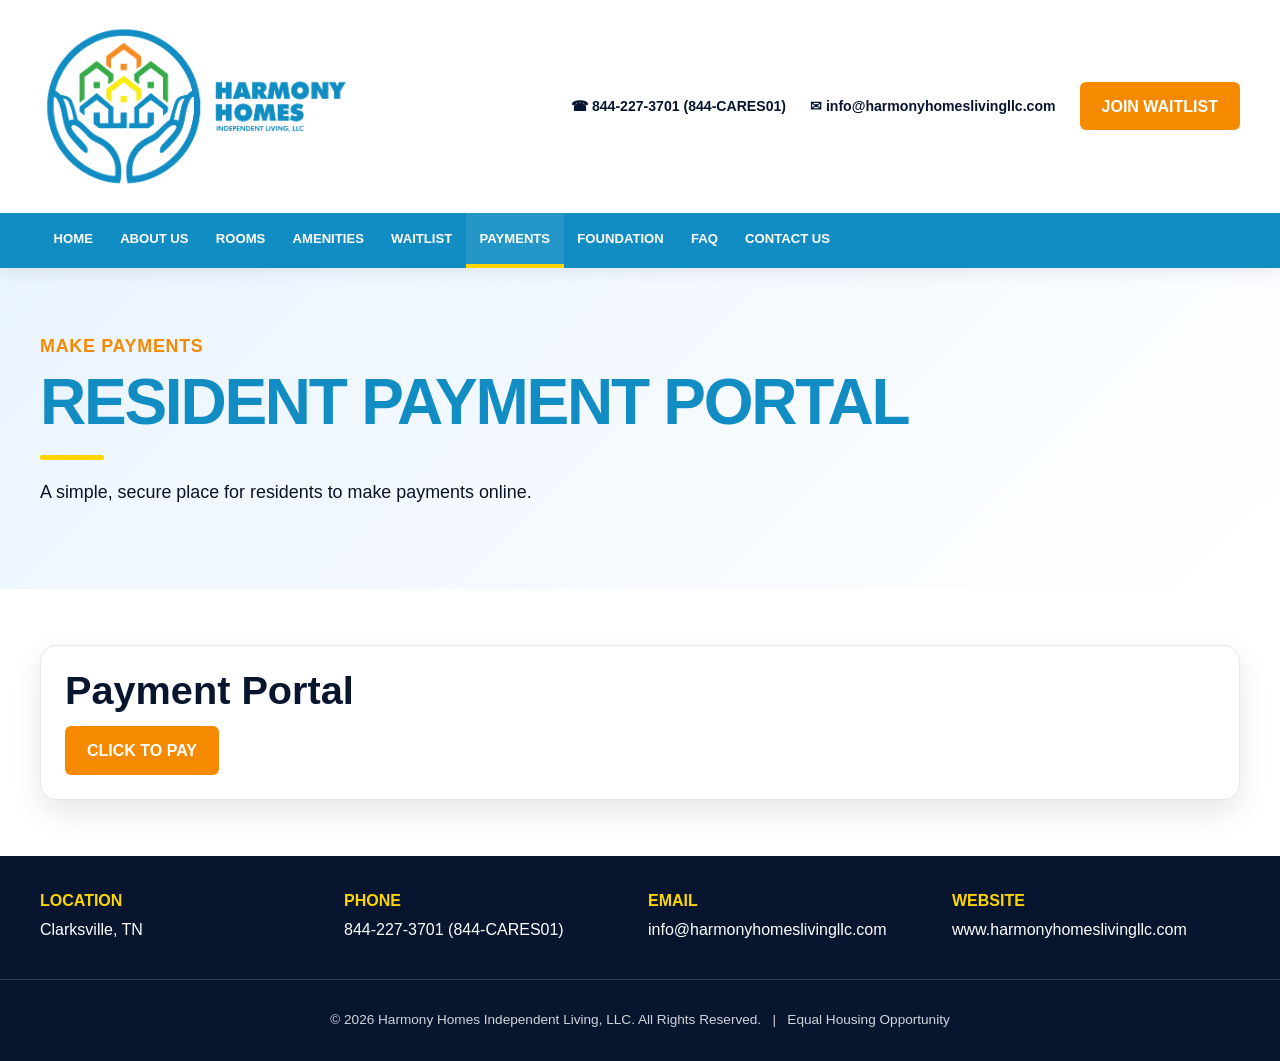
<file: harmony_homes_site/pay-rent.html>
<!DOCTYPE html>
<html lang="en">
<head>
  <meta charset="UTF-8" />
  <meta name="viewport" content="width=device-width, initial-scale=1.0" />
  <title>Pay Rent | Harmony Homes Independent Living, LLC</title>
  <meta name="description" content="Clean, safe, welcoming independent living housing in Clarksville, TN for veterans, SSI/SSDI recipients, reentry individuals, and adults seeking stable housing." />
  <link rel="stylesheet" href="styles.css" />
  <script defer src="script.js"></script>
</head>
<body class="">
  <a class="skip-link" href="#main">Skip to content</a>

  <header class="site-header">
    <div class="topbar container">
      <a class="logo-wrap" href="index.html" aria-label="Harmony Homes Independent Living, LLC home">
        <img src="assets/main-logo.png" alt="Harmony Homes Independent Living, LLC" class="logo" />
      </a>
      <div class="header-actions">
        <a href="tel:+18442273701" class="header-contact">☎ 844-227-3701 (844-CARES01)</a>
        <a href="mailto:info@harmonyhomeslivingllc.com" class="header-contact">✉ info@harmonyhomeslivingllc.com</a>
        <a href="apply.html" class="btn btn-orange">Join Waitlist</a>
      </div>
      <button class="menu-toggle" aria-label="Open menu">☰</button>
    </div>
    <nav class="main-nav" aria-label="Main navigation">
      <div class="container nav-inner">
        <a class="" href="index.html">Home</a>
<a class="" href="about.html">About Us</a>
<a class="" href="rooms.html">Rooms</a>
<a class="" href="amenities.html">Amenities</a>
<a class="" href="apply.html">Waitlist</a>
<a class="active" href="pay-rent.html">Payments</a>
<a class="" href="foundation.html">Foundation</a>
<a class="" href="faq.html">FAQ</a>
<a class="" href="contact.html">Contact Us</a>
      </div>
    </nav>
  </header>

  <main id="main">

<section class="page-hero small">
  <div class="container">
    <p class="eyebrow">Make Payments</p>
    <h1>Resident Payment Portal</h1>
    <p>A simple, secure place for residents to make payments online.</p>
  </div>
</section>

<section class="content container">
  <div class="card payment-card">
    <h2>Payment Portal</h2>

    <a class="btn btn-orange" href="https://buy.stripe.com/REPLACE-WITH-YOUR-STRIPE-PAYMENT-LINK" target="_blank" rel="noopener">CLICK TO PAY</a>

  </div>
</section>

  </main>

  <footer class="site-footer">
    <div class="container footer-grid">
      <div>
        <strong>Location</strong>
        <p>Clarksville, TN</p>
      </div>
      <div>
        <strong>Phone</strong>
        <p><a href="tel:+18442273701">844-227-3701 (844-CARES01)</a></p>
      </div>
      <div>
        <strong>Email</strong>
        <p><a href="mailto:info@harmonyhomeslivingllc.com">info@harmonyhomeslivingllc.com</a></p>
      </div>
      <div>
        <strong>Website</strong>
        <p><a href="https://www.harmonyhomeslivingllc.com">www.harmonyhomeslivingllc.com</a></p>
      </div>
    </div>
    <div class="footer-bottom">
      <p>© 2026 Harmony Homes Independent Living, LLC. All Rights Reserved. &nbsp; | &nbsp; Equal Housing Opportunity</p>
    </div>
  </footer>
</body>
</html>
</file>
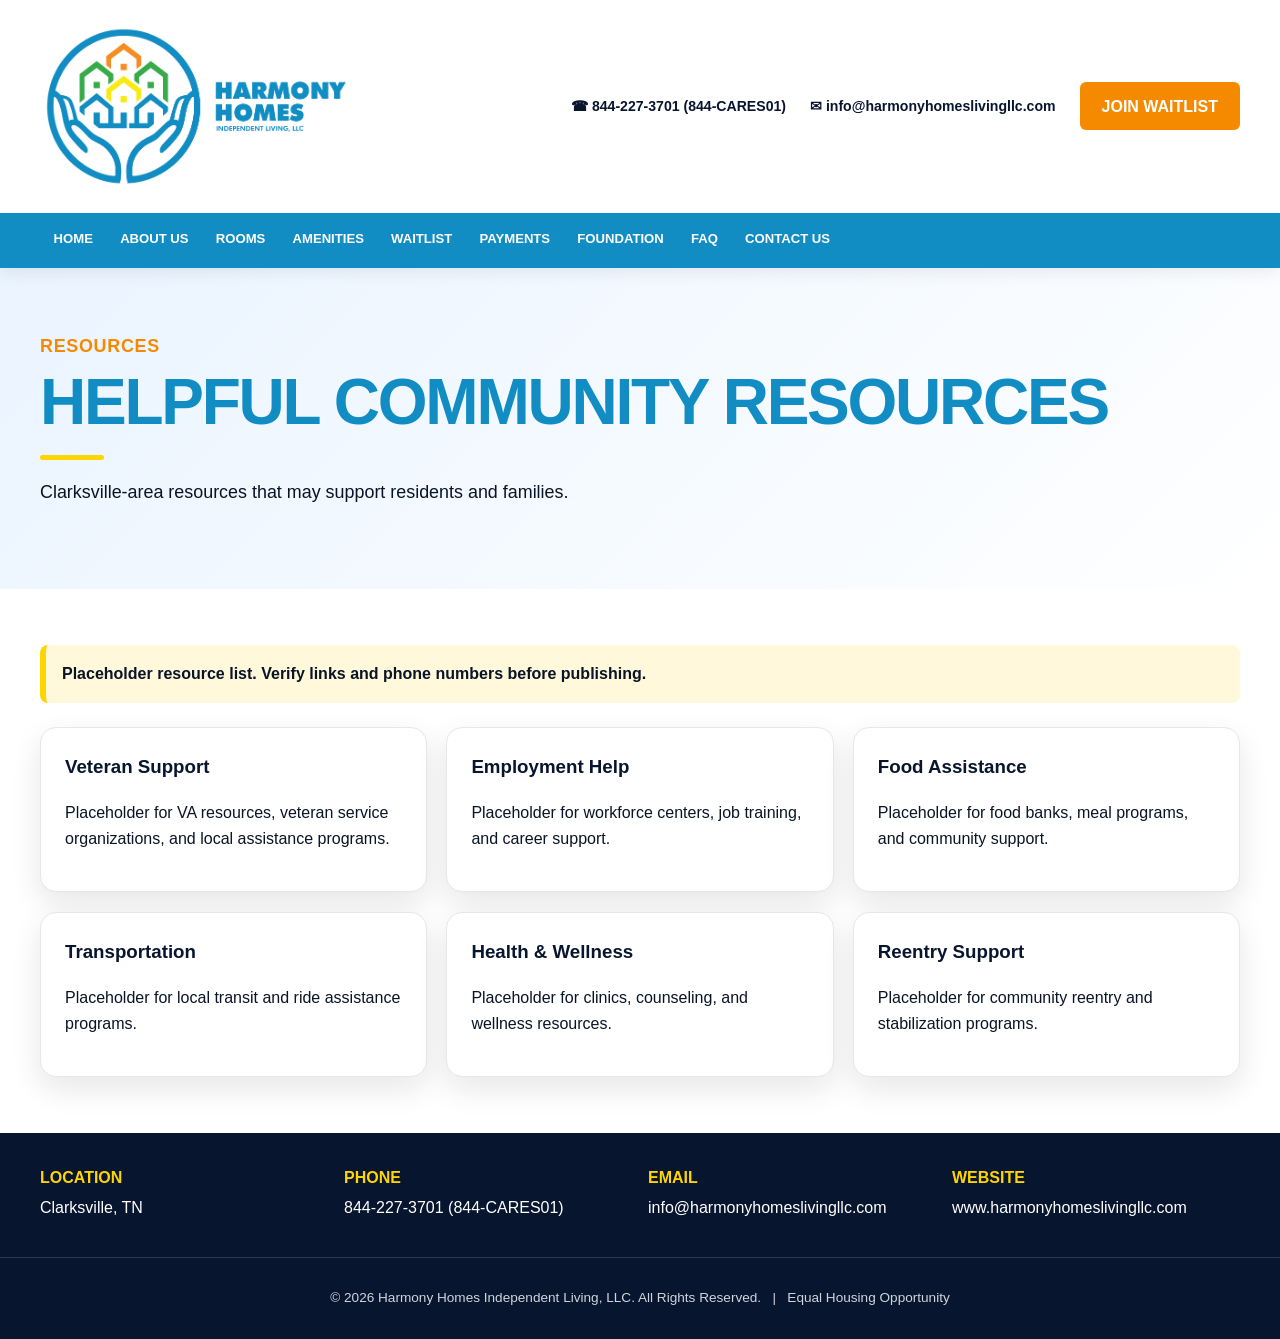
<file: harmony_homes_site/resources.html>
<!DOCTYPE html>
<html lang="en">
<head>
  <meta charset="UTF-8" />
  <meta name="viewport" content="width=device-width, initial-scale=1.0" />
  <title>Resources | Harmony Homes Independent Living, LLC</title>
  <meta name="description" content="Clean, safe, welcoming independent living housing in Clarksville, TN for veterans, SSI/SSDI recipients, reentry individuals, and adults seeking stable housing." />
  <link rel="stylesheet" href="styles.css" />
  <script defer src="script.js"></script>
</head>
<body class="">
  <a class="skip-link" href="#main">Skip to content</a>

  <header class="site-header">
    <div class="topbar container">
      <a class="logo-wrap" href="index.html" aria-label="Harmony Homes Independent Living, LLC home">
        <img src="assets/main-logo.png" alt="Harmony Homes Independent Living, LLC" class="logo" />
      </a>
      <div class="header-actions">
        <a href="tel:+18442273701" class="header-contact">☎ 844-227-3701 (844-CARES01)</a>
        <a href="mailto:info@harmonyhomeslivingllc.com" class="header-contact">✉ info@harmonyhomeslivingllc.com</a>
        <a href="apply.html" class="btn btn-orange">Join Waitlist</a>
      </div>
      <button class="menu-toggle" aria-label="Open menu">☰</button>
    </div>
    <nav class="main-nav" aria-label="Main navigation">
      <div class="container nav-inner">
        <a class="" href="index.html">Home</a>
<a class="" href="about.html">About Us</a>
<a class="" href="rooms.html">Rooms</a>
<a class="" href="amenities.html">Amenities</a>
<a class="" href="apply.html">Waitlist</a>
<a class="" href="pay-rent.html">Payments</a>
<a class="" href="foundation.html">Foundation</a>
<a class="" href="faq.html">FAQ</a>
<a class="" href="contact.html">Contact Us</a>
      </div>
    </nav>
  </header>

  <main id="main">
    
<section class="page-hero small">
  <div class="container">
    <p class="eyebrow">Resources</p>
    <h1>Helpful Community Resources</h1>
    <p>Clarksville-area resources that may support residents and families.</p>
  </div>
</section>

<section class="content container">
  <div class="notice">Placeholder resource list. Verify links and phone numbers before publishing.</div>
  <div class="grid-3">
    <article class="card"><h3>Veteran Support</h3><p>Placeholder for VA resources, veteran service organizations, and local assistance programs.</p></article>
    <article class="card"><h3>Employment Help</h3><p>Placeholder for workforce centers, job training, and career support.</p></article>
    <article class="card"><h3>Food Assistance</h3><p>Placeholder for food banks, meal programs, and community support.</p></article>
    <article class="card"><h3>Transportation</h3><p>Placeholder for local transit and ride assistance programs.</p></article>
    <article class="card"><h3>Health & Wellness</h3><p>Placeholder for clinics, counseling, and wellness resources.</p></article>
    <article class="card"><h3>Reentry Support</h3><p>Placeholder for community reentry and stabilization programs.</p></article>
  </div>
</section>

  </main>

  <footer class="site-footer">
    <div class="container footer-grid">
      <div>
        <strong>Location</strong>
        <p>Clarksville, TN</p>
      </div>
      <div>
        <strong>Phone</strong>
        <p><a href="tel:+18442273701">844-227-3701 (844-CARES01)</a></p>
      </div>
      <div>
        <strong>Email</strong>
        <p><a href="mailto:info@harmonyhomeslivingllc.com">info@harmonyhomeslivingllc.com</a></p>
      </div>
      <div>
        <strong>Website</strong>
        <p><a href="https://www.harmonyhomeslivingllc.com">www.harmonyhomeslivingllc.com</a></p>
      </div>
    </div>
    <div class="footer-bottom">
      <p>© 2026 Harmony Homes Independent Living, LLC. All Rights Reserved. &nbsp; | &nbsp; Equal Housing Opportunity</p>
    </div>
  </footer>
</body>
</html>
</file>
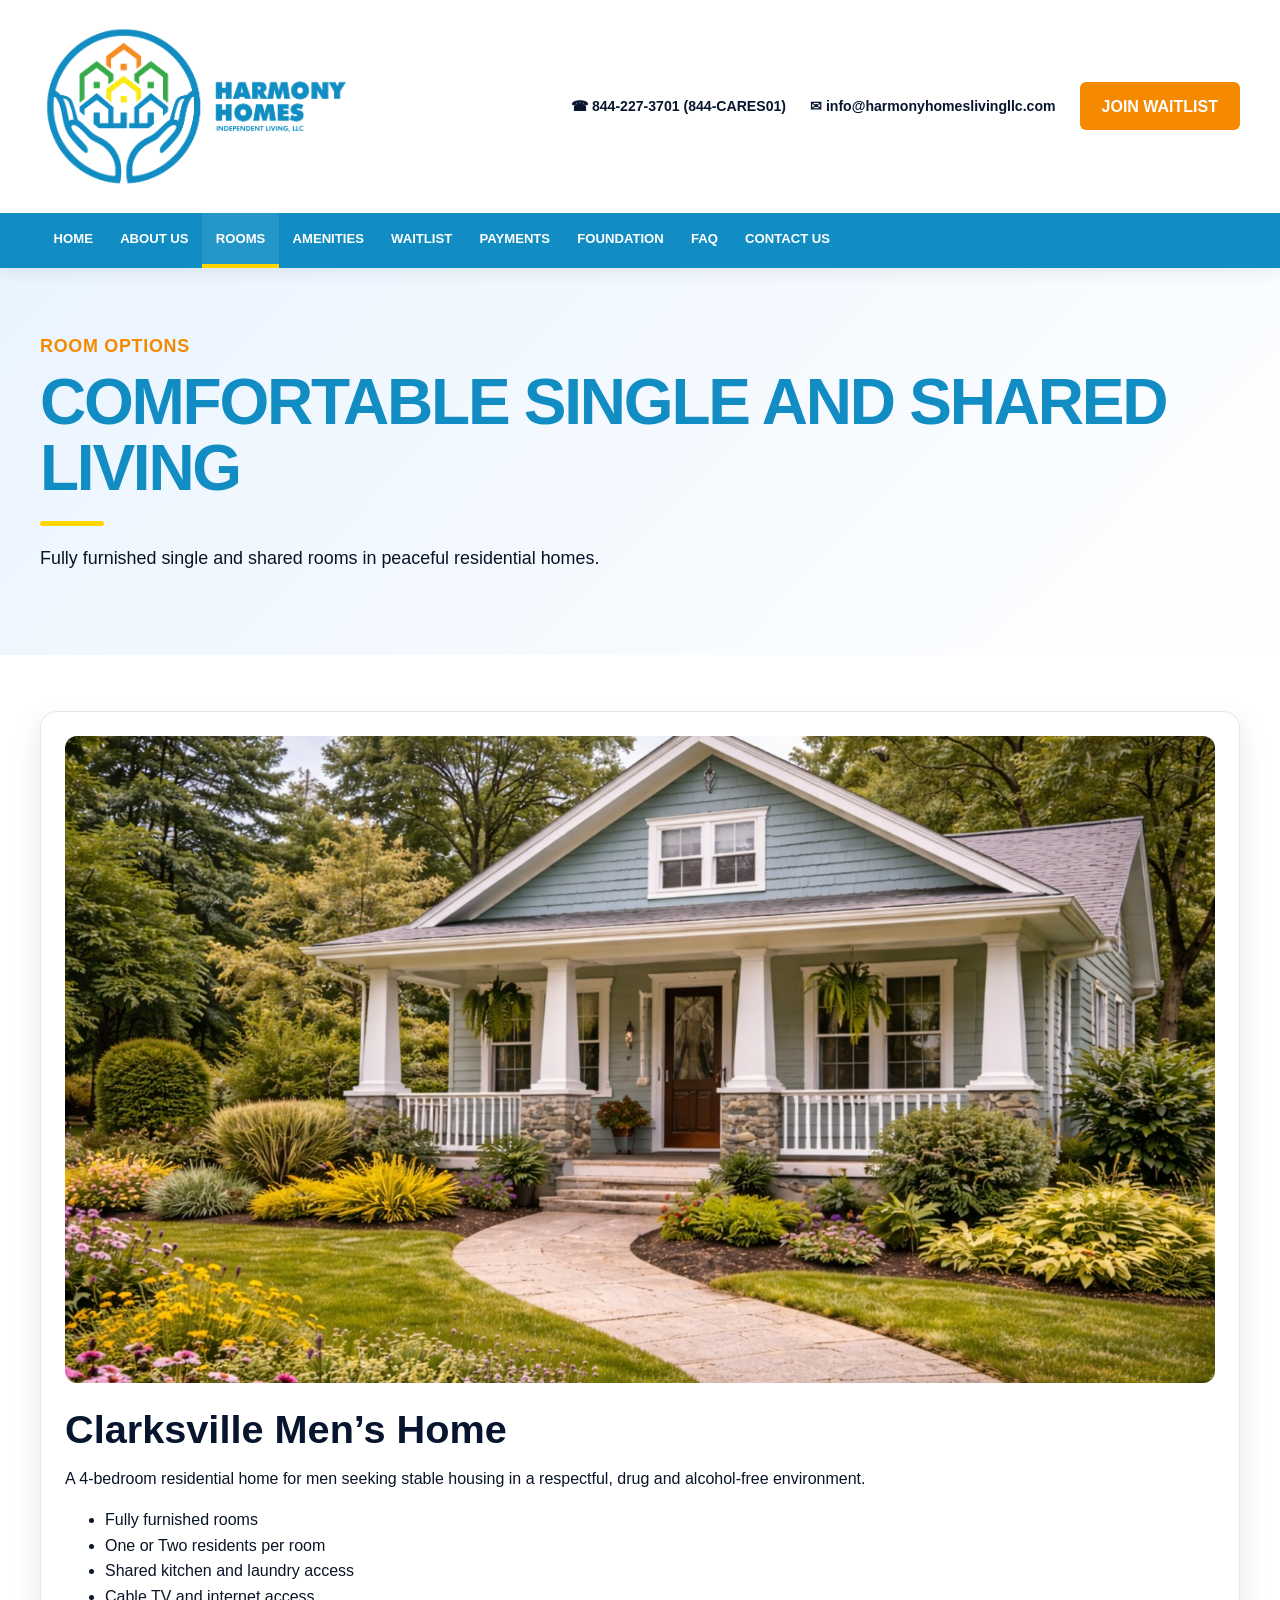
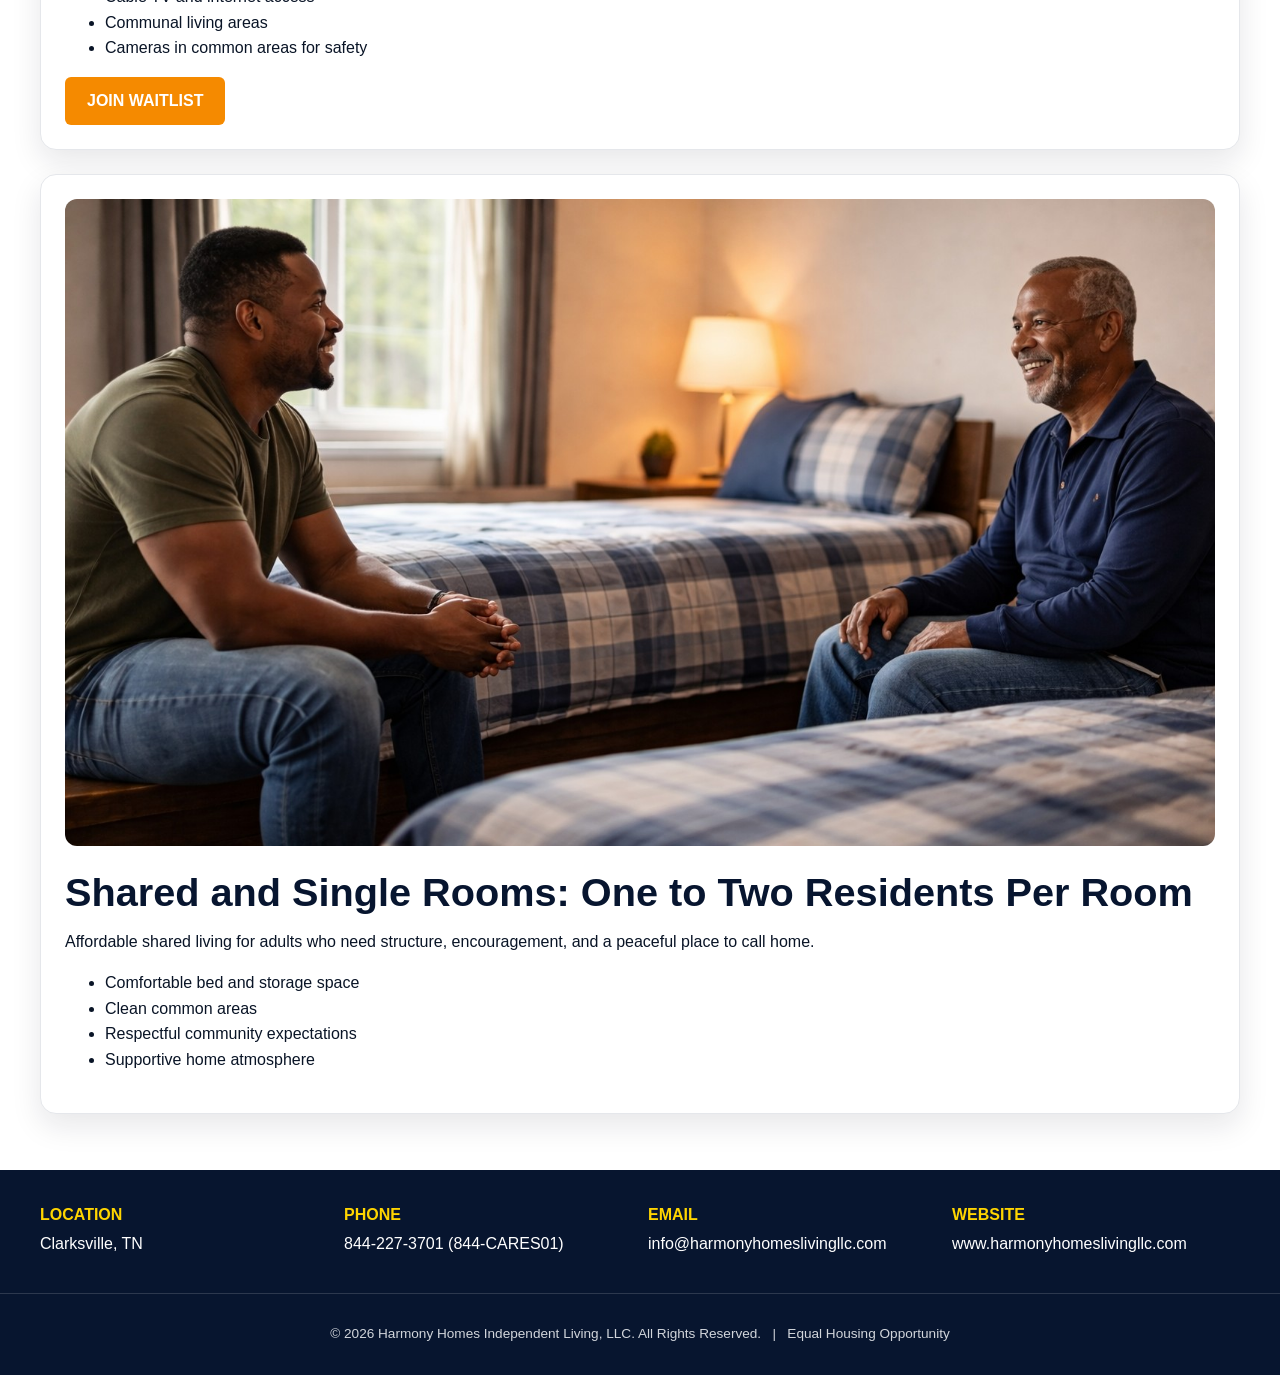
<file: harmony_homes_site/rooms.html>
<!DOCTYPE html>
<html lang="en">
<head>
  <meta charset="UTF-8" />
  <meta name="viewport" content="width=device-width, initial-scale=1.0" />
  <title>Rooms | Harmony Homes Independent Living, LLC</title>
  <meta name="description" content="Clean, safe, welcoming independent living housing in Clarksville, TN for veterans, SSI/SSDI recipients, reentry individuals, and adults seeking stable housing." />
  <link rel="stylesheet" href="styles.css" />
  <script defer src="script.js"></script>
</head>
<body class="">
  <a class="skip-link" href="#main">Skip to content</a>

  <header class="site-header">
    <div class="topbar container">
      <a class="logo-wrap" href="index.html" aria-label="Harmony Homes Independent Living, LLC home">
        <img src="assets/main-logo.png" alt="Harmony Homes Independent Living, LLC" class="logo" />
      </a>
      <div class="header-actions">
        <a href="tel:+18442273701" class="header-contact">☎ 844-227-3701 (844-CARES01)</a>
        <a href="mailto:info@harmonyhomeslivingllc.com" class="header-contact">✉ info@harmonyhomeslivingllc.com</a>
        <a href="apply.html" class="btn btn-orange">Join Waitlist</a>
      </div>
      <button class="menu-toggle" aria-label="Open menu">☰</button>
    </div>
    <nav class="main-nav" aria-label="Main navigation">
      <div class="container nav-inner">
        <a class="" href="index.html">Home</a>
<a class="" href="about.html">About Us</a>
<a class="active" href="rooms.html">Rooms</a>
<a class="" href="amenities.html">Amenities</a>
<a class="" href="apply.html">Waitlist</a>
<a class="" href="pay-rent.html">Payments</a>
<a class="" href="foundation.html">Foundation</a>
<a class="" href="faq.html">FAQ</a>
<a class="" href="contact.html">Contact Us</a>
      </div>
    </nav>
  </header>

  <main id="main">
    
<section class="page-hero small">
  <div class="container">
    <p class="eyebrow">Room Options</p>
    <h1>Comfortable Single and Shared Living</h1>
    <p>Fully furnished single and shared rooms in peaceful residential homes.</p>
  </div>
</section>

<section class="content container">
  <div class="room-grid">
    <article class="room-card">
      <img src="assets/house.jpg" alt="Harmony Homes Independent Living, LLC house exterior" />
      <div>
        <h2>Clarksville Men’s Home</h2>
        <!-- <p class="status available">Available Soon</p> -->
        <p>A 4-bedroom residential home for men seeking stable housing in a respectful, drug and alcohol-free environment.</p>
        <ul>
          <li>Fully furnished rooms</li>
          <li>One or Two residents per room</li>
          <li>Shared kitchen and laundry access</li>
          <li>Cable TV and internet access</li>
          <li>Communal living areas</li>
          <li>Cameras in common areas for safety</li>
        </ul>
        <a href="apply.html" class="btn btn-orange">Join Waitlist</a>
      </div>
    </article>

    <article class="room-card">
      <img src="assets/men-community.jpg" alt="Residents talking in a comfortable shared bedroom" />
      <div>
        <h2>Shared and Single Rooms: One to Two Residents Per Room</h2>
        <p>Affordable shared living for adults who need structure, encouragement, and a peaceful place to call home.</p>
        <ul>
          <li>Comfortable bed and storage space</li>
          <li>Clean common areas</li>
          <li>Respectful community expectations</li>
          <li>Supportive home atmosphere</li>
        </ul>
        <!-- <a href="contact.html" class="btn btn-outline">Ask About Availability</a> -->
      </div>
    </article>
  </div>
</section>

  </main>

  <footer class="site-footer">
    <div class="container footer-grid">
      <div>
        <strong>Location</strong>
        <p>Clarksville, TN</p>
      </div>
      <div>
        <strong>Phone</strong>
        <p><a href="tel:+18442273701">844-227-3701 (844-CARES01)</a></p>
      </div>
      <div>
        <strong>Email</strong>
        <p><a href="mailto:info@harmonyhomeslivingllc.com">info@harmonyhomeslivingllc.com</a></p>
      </div>
      <div>
        <strong>Website</strong>
        <p><a href="https://www.harmonyhomeslivingllc.com">www.harmonyhomeslivingllc.com</a></p>
      </div>
    </div>
    <div class="footer-bottom">
      <p>© 2026 Harmony Homes Independent Living, LLC. All Rights Reserved. &nbsp; | &nbsp; Equal Housing Opportunity</p>
    </div>
  </footer>
</body>
</html>
</file>
<file: harmony_homes_site/styles.css>
:root{
  --blue:#128DC3;
  --green:#15920F;
  --yellow:#FFD500;
  --orange:#F58A00;
  --black:#07152F;
  --white:#ffffff;
  --soft:#F7F9FC;
  --soft-blue:#EAF4FF;
  --text:#091426;
  --muted:#20304A;
  --border:#E5E7EB;
  --shadow:0 12px 30px rgba(17,24,39,.10);
}

*{box-sizing:border-box}
html{scroll-behavior:smooth}
body{
  margin:0;
  font-family: Arial, Helvetica, sans-serif;
  color:var(--text);
  background:var(--white);
  line-height:1.6;
  overflow-x:hidden;
}
a{color:inherit;text-decoration:none}
img{max-width:100%;display:block}
.container{width:min(1200px,94%);margin:0 auto}
.skip-link{position:absolute;left:-999px;top:auto}
.skip-link:focus{left:1rem;top:1rem;background:var(--black);color:white;padding:.75rem;z-index:999}

.site-header{background:white;box-shadow:0 4px 16px rgba(0,0,0,.08);position:sticky;top:0;z-index:50}
.topbar{display:flex;align-items:center;justify-content:space-between;gap:1.25rem;padding:1.45rem 0}
.logo-wrap{flex:0 1 315px;min-width:0}
.logo{width:315px;max-width:100%}
.header-actions{display:flex;align-items:center;justify-content:flex-end;gap:1.5rem;flex:1 1 auto;min-width:0;flex-wrap:wrap}
.header-contact{font-weight:700;color:var(--black);font-size:.88rem}
.header-contact span{color:var(--blue);font-size:1.1rem;margin-right:.45rem}
.menu-toggle{display:none;background:var(--blue);color:white;border:0;border-radius:8px;font-size:1.6rem;padding:.4rem .7rem}
.main-nav{
    background:var(--blue);
    color:white;
}

.nav-inner{
    display:flex;
    align-items:center;
    justify-content:flex-start;
    gap:0;
    overflow:visible;
    flex-wrap:nowrap;
}

.main-nav a{
    padding:.95rem .85rem;
    font-weight:800;
    text-transform:uppercase;
    font-size:.82rem;
    white-space:nowrap;
    border-bottom:4px solid transparent;
}

.main-nav a.active,
.main-nav a:hover{
    border-bottom-color:var(--yellow);
    background:rgba(255,255,255,.08);
}

.btn{
  display:inline-flex;align-items:center;justify-content:center;gap:.5rem;
  padding:.78rem 1.25rem;border-radius:6px;font-weight:900;text-transform:uppercase;
  min-height:44px;border:2px solid transparent;box-shadow:none;transition:.2s ease;
  cursor:pointer;text-align:center;line-height:1.2
}
.btn:hover{transform:translateY(-1px);box-shadow:var(--shadow)}
.btn-blue{background:var(--blue);color:white}
.btn-orange{background:var(--orange);color:white}
.btn-outline{border-color:var(--green);color:var(--green);background:white}
.button-row{display:flex;gap:1rem;flex-wrap:wrap;margin-top:1.6rem}

.hero{display:grid;grid-template-columns:39% 61%;min-height:565px;background:white;overflow:hidden}
.hero-copy{padding:4.8rem 0 4rem max(3.4vw,2rem);align-self:center;z-index:1}
.eyebrow{font-weight:900;text-transform:uppercase;letter-spacing:.04em;color:var(--orange);margin:0 0 .6rem}
.green-text{color:var(--green)}
.hero h1,.page-hero h1{font-size:clamp(3rem,5.7vw,4.6rem);line-height:1.03;margin:.35rem 0 1rem;color:var(--blue);text-transform:uppercase;letter-spacing:-.035em;font-weight:900}
.hero h1::after,.welcome-copy h2::after,.page-hero h1::after{
  content:"";display:block;width:64px;height:5px;background:var(--yellow);margin:1.2rem 0 0;border-radius:99px
}
.lead{font-size:1.1rem;max-width:395px;color:#07152f}
.hero-image{background:linear-gradient(90deg,#fff 0%,rgba(255,255,255,.72) 2%,rgba(255,255,255,0) 15%),url("assets/house.jpg") center/cover no-repeat;min-height:565px}

.values-strip{
  display:grid;
  grid-template-columns:repeat(4,1fr);
  gap:0;
  padding:2.25rem 0 3rem;
}

.values-strip article {
  text-align: center;
  border-right: 1px solid var(--border);
  padding: 0 2rem;
}
.values-strip article:last-child{border-right:0}

.values-strip .icon {
  margin: 0 auto 0.9rem;
}

.values-strip h3 {
  margin: 0 0 0.5rem;
  text-transform: uppercase;
  font-size: 1rem;
  color: var(--black);
}

.values-strip p {
  margin: 0 auto;
  color: var(--black);
  font-size: 0.97rem;
  max-width: 180px;
}
.icon{width:70px;height:70px;border-radius:50%;display:inline-flex;align-items:center;justify-content:center;color:white;font-weight:900;font-size:2.15rem;flex:0 0 70px;box-shadow:0 8px 20px rgba(0,0,0,.12)}
.icon.blue{background:var(--blue)}
.icon.green{background:var(--green)}
.icon.yellow{background:var(--yellow);color:var(--black)}
.icon.orange{background:var(--orange)}

.welcome-section{display:grid;grid-template-columns:35.5% 23% 41.5%;background:white;align-items:stretch}
.welcome-section img{width:100%;height:100%;min-height:390px;object-fit:cover}
.welcome-copy{padding:2rem 2.1rem 1.8rem;background:white;align-self:center}
.welcome-copy h2{color:var(--blue)}
.welcome-copy p{font-size:.92rem;line-height:1.45}
.mini-callout{display:flex;gap:.75rem;align-items:flex-start;color:var(--blue);font-weight:800;margin-top:1.1rem}
.mini-callout span{font-size:1.8rem;line-height:1}
.mini-callout p{margin:0;color:var(--blue)}
h2{font-size:clamp(1.8rem,3.1vw,2.8rem);line-height:1.02;margin:.4rem 0 1rem;color:var(--black)}
h3{color:var(--black)}
.amenity-preview{padding:1.7rem 0 1.5rem;background:white;text-align:center}
.amenity-preview h2{font-size:1.55rem;text-transform:uppercase;color:var(--blue);letter-spacing:.01em}
.amenity-icons{display:grid;grid-template-columns:repeat(6,1fr);gap:1rem;margin-top:.95rem}
.amenity-card{min-height:205px;border:1px solid var(--border);border-radius:9px;padding:1.35rem 1rem 1.15rem;background:white;box-shadow:0 8px 20px rgba(17,24,39,.04)}
.amenity-svg{
  display:block;
  width:64px;
  height:64px;
  margin:0 auto .7rem;
  fill:none;
  stroke:currentColor;
  stroke-width:3;
  stroke-linecap:round;
  stroke-linejoin:round;
}
.amenity-card h3{margin:.25rem 0 .55rem;text-transform:uppercase;font-size:.78rem;color:var(--black)}
.amenity-card p{margin:0 auto;font-size:.86rem;line-height:1.45;color:var(--black)}
.amenity-card.blue{color:var(--blue)}
.amenity-card.green{color:var(--green)}
.amenity-card.yellow{color:#e3b900}
.amenity-card.orange{color:var(--orange)}
.cta-band{background:white;color:var(--blue);padding:1.1rem 0 1.5rem}
.cta-inner{display:grid;grid-template-columns:auto 1fr auto;align-items:center;gap:1.6rem;background:linear-gradient(90deg,#e9f4ff,#f7fbff);border-radius:9px;padding:1.2rem 2rem}
.cta-icon{font-size:3.7rem;line-height:1;color:var(--blue)}
.cta-band p{margin:0;font-size:1.05rem;line-height:1.35}
.cta-band .btn{min-width:220px}

.page-hero{background:linear-gradient(135deg,var(--soft-blue),#fff);padding:4rem 0}
.page-hero.small h1{font-size:clamp(2.4rem,5vw,4rem)}
.page-hero p{max-width:760px;font-size:1.12rem}
.content{padding:3.5rem 0}
.two-col{display:grid;grid-template-columns:1fr 1fr;gap:2rem;align-items:start}
.grid-3{display:grid;grid-template-columns:repeat(3,1fr);gap:1.2rem}
.card,.room-card{min-width:0;background:white;border:1px solid var(--border);border-radius:16px;padding:1.5rem;box-shadow:var(--shadow)}
.card h3,.card h2{margin-top:0}
.waitlist-card{text-align:center}
.placeholder-img,.placeholder-form{background:linear-gradient(135deg,var(--soft),#fff);border:2px dashed #cbd5e1;border-radius:12px;padding:2rem;text-align:center;color:var(--muted);margin-bottom:1.2rem}
.founder-photo{width:100%;max-height:560px;object-fit:cover;object-position:center top;border-radius:12px;margin-bottom:1.2rem}
.notice{background:#fff8db;border-left:6px solid var(--yellow);padding:1rem;border-radius:8px;margin-bottom:1.5rem;font-weight:700}
.room-grid{display:grid;gap:1.5rem}
.room-card{display:flex;flex-direction:column;gap:1.25rem}
.room-card img{width:100%;height:auto;aspect-ratio:16/9;object-fit:cover;border-radius:12px}
.room-card > div{min-width:0}
.status{display:inline-block;background:var(--soft-blue);color:var(--blue);font-weight:900;padding:.35rem .7rem;border-radius:999px}
.status.available{background:#e8f8ed;color:var(--green)}
.faq-list details{border:1px solid var(--border);border-radius:12px;padding:1rem 1.2rem;margin-bottom:.8rem;background:white}
.faq-list summary{font-weight:900;cursor:pointer;color:var(--black)}
.contact-form label{display:block;font-weight:800;margin-bottom:1rem}
.form-row{display:grid;grid-template-columns:1fr 1fr;gap:1rem}
input,textarea{width:100%;padding:.9rem;border:1px solid #cbd5e1;border-radius:8px;font:inherit;margin-top:.4rem}
.header-contact,.footer-grid a,.placeholder-form{overflow-wrap:anywhere}
.fine-print{font-size:.85rem;color:var(--muted)}
.site-footer{background:var(--black);color:white}
.footer-grid{display:grid;grid-template-columns:repeat(4,1fr);gap:1rem;padding:2rem 0}
.footer-grid strong{color:var(--yellow);text-transform:uppercase}
.footer-grid p{margin:.25rem 0}
.footer-bottom{border-top:1px solid rgba(255,255,255,.15);text-align:center;padding:1rem;font-size:.85rem;color:#d1d5db}

@media (max-width:1050px){
  .topbar{display:grid;grid-template-columns:minmax(0,1fr) auto;gap:.8rem 1rem;padding:1rem 0}
  .logo-wrap{grid-column:1;grid-row:1}
  .header-actions .header-contact{display:none}
  .header-actions{grid-column:1 / -1;grid-row:2;justify-content:center;width:100%}
  .header-actions .btn{width:min(100%,240px)}
  .menu-toggle{display:block;grid-column:2;grid-row:1;align-self:center}
  .main-nav{display:none}
  .main-nav.open{display:block}
  .nav-inner{flex-direction:column;align-items:stretch}
  .main-nav a{display:block}
  .hero{grid-template-columns:1fr}
  .hero-copy{padding:3rem 1.5rem}
  .hero-image{min-height:320px}
  .values-strip,.amenity-icons,.grid-3,.footer-grid{grid-template-columns:1fr 1fr}
  .welcome-section,.two-col,.room-card{grid-template-columns:1fr}
  .welcome-section img{min-height:300px}
  .cta-inner{grid-template-columns:1fr;text-align:left}
}
@media (max-width:600px){
  .logo{width:200px}
  .values-strip,.amenity-icons,.grid-3,.footer-grid{grid-template-columns:1fr}
  .values-strip article{border-right:0;border-bottom:1px solid var(--border);padding-bottom:1rem}
  .values-strip article:last-child{border-bottom:0}
  .button-row{flex-direction:column}
  .button-row .btn,.cta-band .btn{width:100%;min-width:0}
  .cta-inner{padding:1.2rem}
  .form-row{grid-template-columns:1fr;gap:0}
  .page-hero{padding:3rem 0}
  .hero h1{font-size:clamp(2.25rem,12vw,3rem)}
}
</file>
